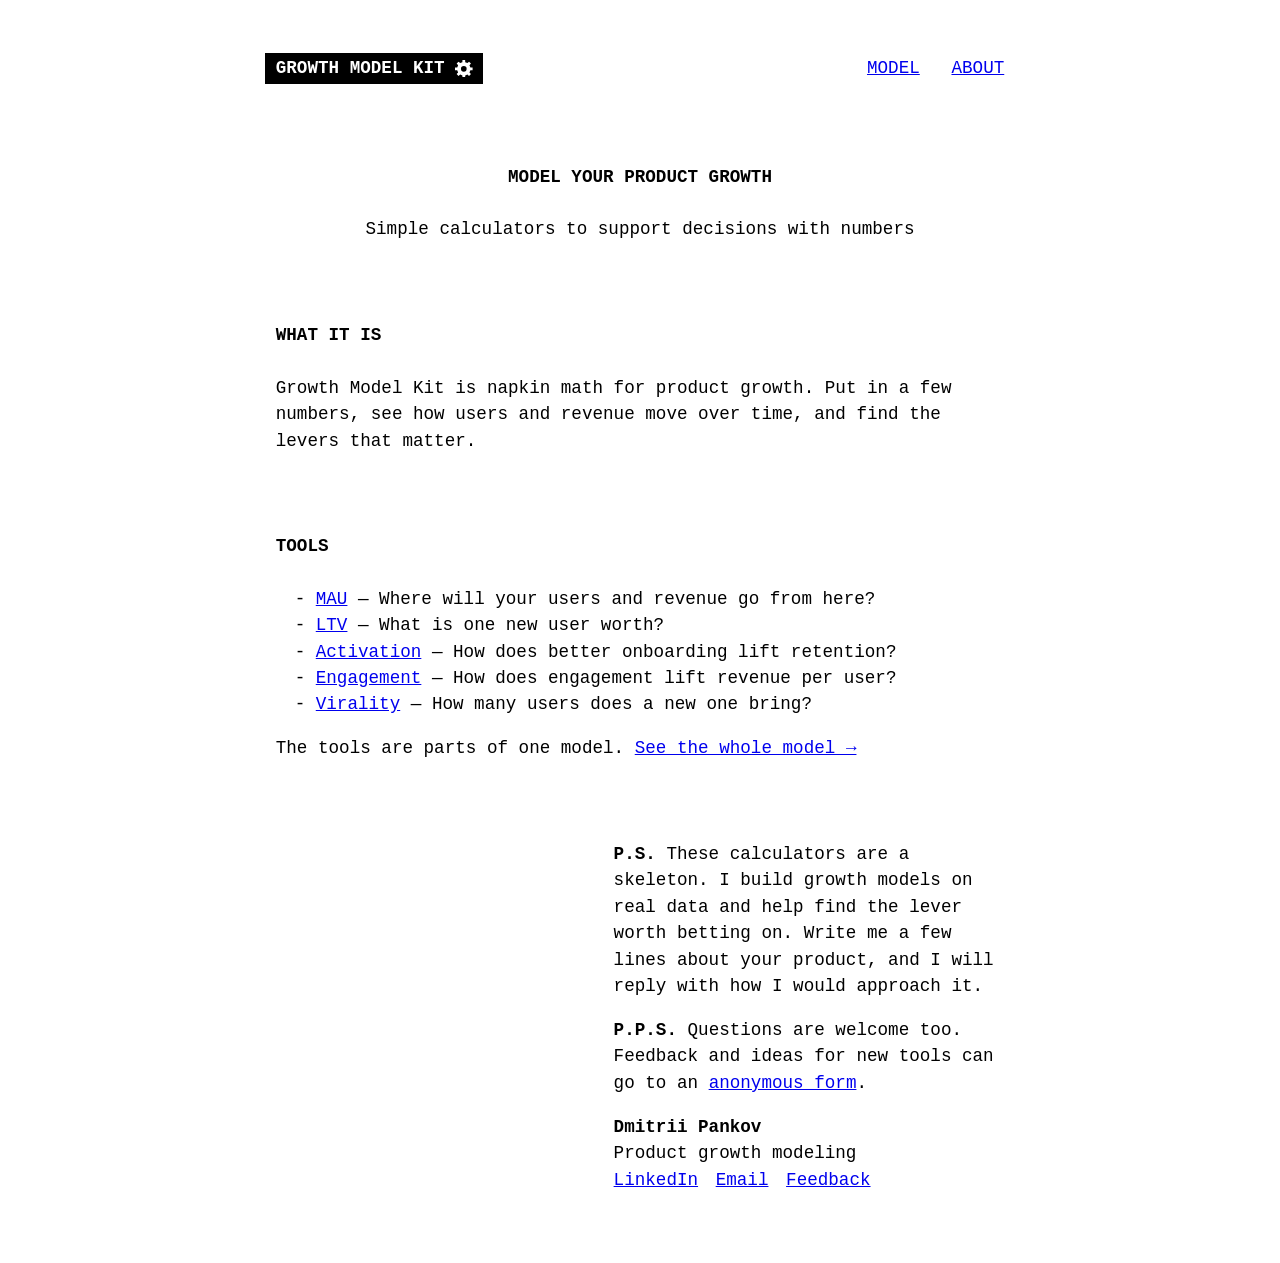
<file: index.html>
<!DOCTYPE html>
<html lang="en">
<head>
    <meta charset="UTF-8">
    <meta name="viewport" content="width=device-width, initial-scale=1.0">
    <title>Growth Model Kit: product growth calculators</title>
    <meta name="description" content="Simple calculators to support decisions with numbers">
    <link rel="canonical" href="https://growthmodelkit.com/">
    <meta property="og:type" content="website">
    <meta property="og:site_name" content="Growth Model Kit">
    <meta property="og:title" content="Growth Model Kit: product growth calculators">
    <meta property="og:description" content="Simple calculators to support decisions with numbers">
    <meta property="og:url" content="https://growthmodelkit.com/">
    <meta property="og:image" content="https://growthmodelkit.com/assets/img/og.png">
    <meta property="og:image:width" content="1200">
    <meta property="og:image:height" content="630">
    <meta property="og:image:alt" content="A person pushes a lever; gears and pulleys lift the retention curve. Find the lever that matters.">
    <meta name="twitter:card" content="summary_large_image">
    <link rel="icon" href="/assets/img/favicon.svg" type="image/svg+xml">
    <link rel="apple-touch-icon" href="/assets/img/apple-touch-icon.png">
    <link rel="stylesheet" href="/assets/css/book.css">
    <link rel="stylesheet" href="/assets/css/style.css">
    <script data-goatcounter="https://growthmodelkit.goatcounter.com/count" async src="https://gc.zgo.at/count.js"></script>
    <script type="application/ld+json">
    {"@context": "https://schema.org", "@graph": [
        {"@type": "WebSite", "@id": "https://growthmodelkit.com/#website", "url": "https://growthmodelkit.com/", "name": "Growth Model Kit", "description": "Simple calculators to find the levers of your product growth", "author": {"@id": "https://growthmodelkit.com/about/#person"}},
        {"@type": "Person", "@id": "https://growthmodelkit.com/about/#person", "name": "Dmitrii Pankov", "jobTitle": "Product growth modeling", "url": "https://growthmodelkit.com/about/", "image": "https://growthmodelkit.com/assets/img/dmitrii-pankov.jpg", "sameAs": ["https://www.linkedin.com/in/dmitriipankov"]}
    ]}
    </script>
</head>
<body>
    <header>
        <a href="/">Growth Model Kit <svg aria-hidden="true" viewBox="3.6 3.6 24.8 24.8" width="1em" height="1em" style="vertical-align: -0.23em"><path fill="currentColor" fill-rule="evenodd" d="M25.3 14.0L28.4 14.1L28.4 17.9L25.3 18.0L24.0 21.1L26.1 23.4L23.4 26.1L21.1 24.0L18.0 25.3L17.9 28.4L14.1 28.4L14.0 25.3L10.9 24.0L8.6 26.1L5.9 23.4L8.0 21.1L6.7 18.0L3.6 17.9L3.6 14.1L6.7 14.0L8.0 10.9L5.9 8.6L8.6 5.9L10.9 8.0L14.0 6.7L14.1 3.6L17.9 3.6L18.0 6.7L21.1 8.0L23.4 5.9L26.1 8.6L24.0 10.9Z M20 16A4 4 0 1 0 12 16A4 4 0 1 0 20 16Z"/></svg></a>
        <nav aria-label="Site">
            <ul>
                <li><a href="/model/">Model</a></li>
                <li><a href="/about/">About</a></li>
            </ul>
        </nav>
    </header>
    <main>
        <h1>Model your product growth</h1>
        <p>Simple calculators to support decisions with numbers</p>
        <h2 id="what-it-is">What it is</h2>
<p>Growth Model Kit is napkin math for product growth. Put in a few numbers, see how users and revenue move over time, and find the levers that matter.</p>
<h2 id="tools">Tools</h2>
<ul>
  <li><a href="/model/mau/">MAU</a> — Where will your users and revenue go from here?</li>
  <li><a href="/model/ltv/">LTV</a> — What is one new user worth?</li>
  <li><a href="/model/activation/">Activation</a> — How does better onboarding lift retention?</li>
  <li><a href="/model/engagement/">Engagement</a> — How does engagement lift revenue per user?</li>
  <li><a href="/model/virality/">Virality</a> — How many users does a new one bring?</li>
</ul>
<p>The tools are parts of one model. <a href="/model/">See the whole model →</a></p>

    </main>
    <footer>
        <p><strong>P.S.</strong> These calculators are a skeleton. I build growth models on real data and help find the lever worth betting on. Write me a few lines about your product, and I will reply with how I would approach it.</p>
        <p><strong>P.P.S.</strong> Questions are welcome too. Feedback and ideas for new tools can go to an <a href="https://forms.gle/PQt7J9Cd67cTTXZp9" target="_blank" rel="noopener noreferrer">anonymous form</a>.</p>
        <p><strong>Dmitrii Pankov</strong><br>Product growth modeling<br><a href="https://www.linkedin.com/in/dmitriipankov" target="_blank" rel="noopener noreferrer">LinkedIn</a>&emsp;<a href="mailto:dmitrii.pankov.am@gmail.com">Email</a>&emsp;<a href="https://forms.gle/PQt7J9Cd67cTTXZp9" target="_blank" rel="noopener noreferrer">Feedback</a></p>
    </footer>
</body>
</html>
</file>
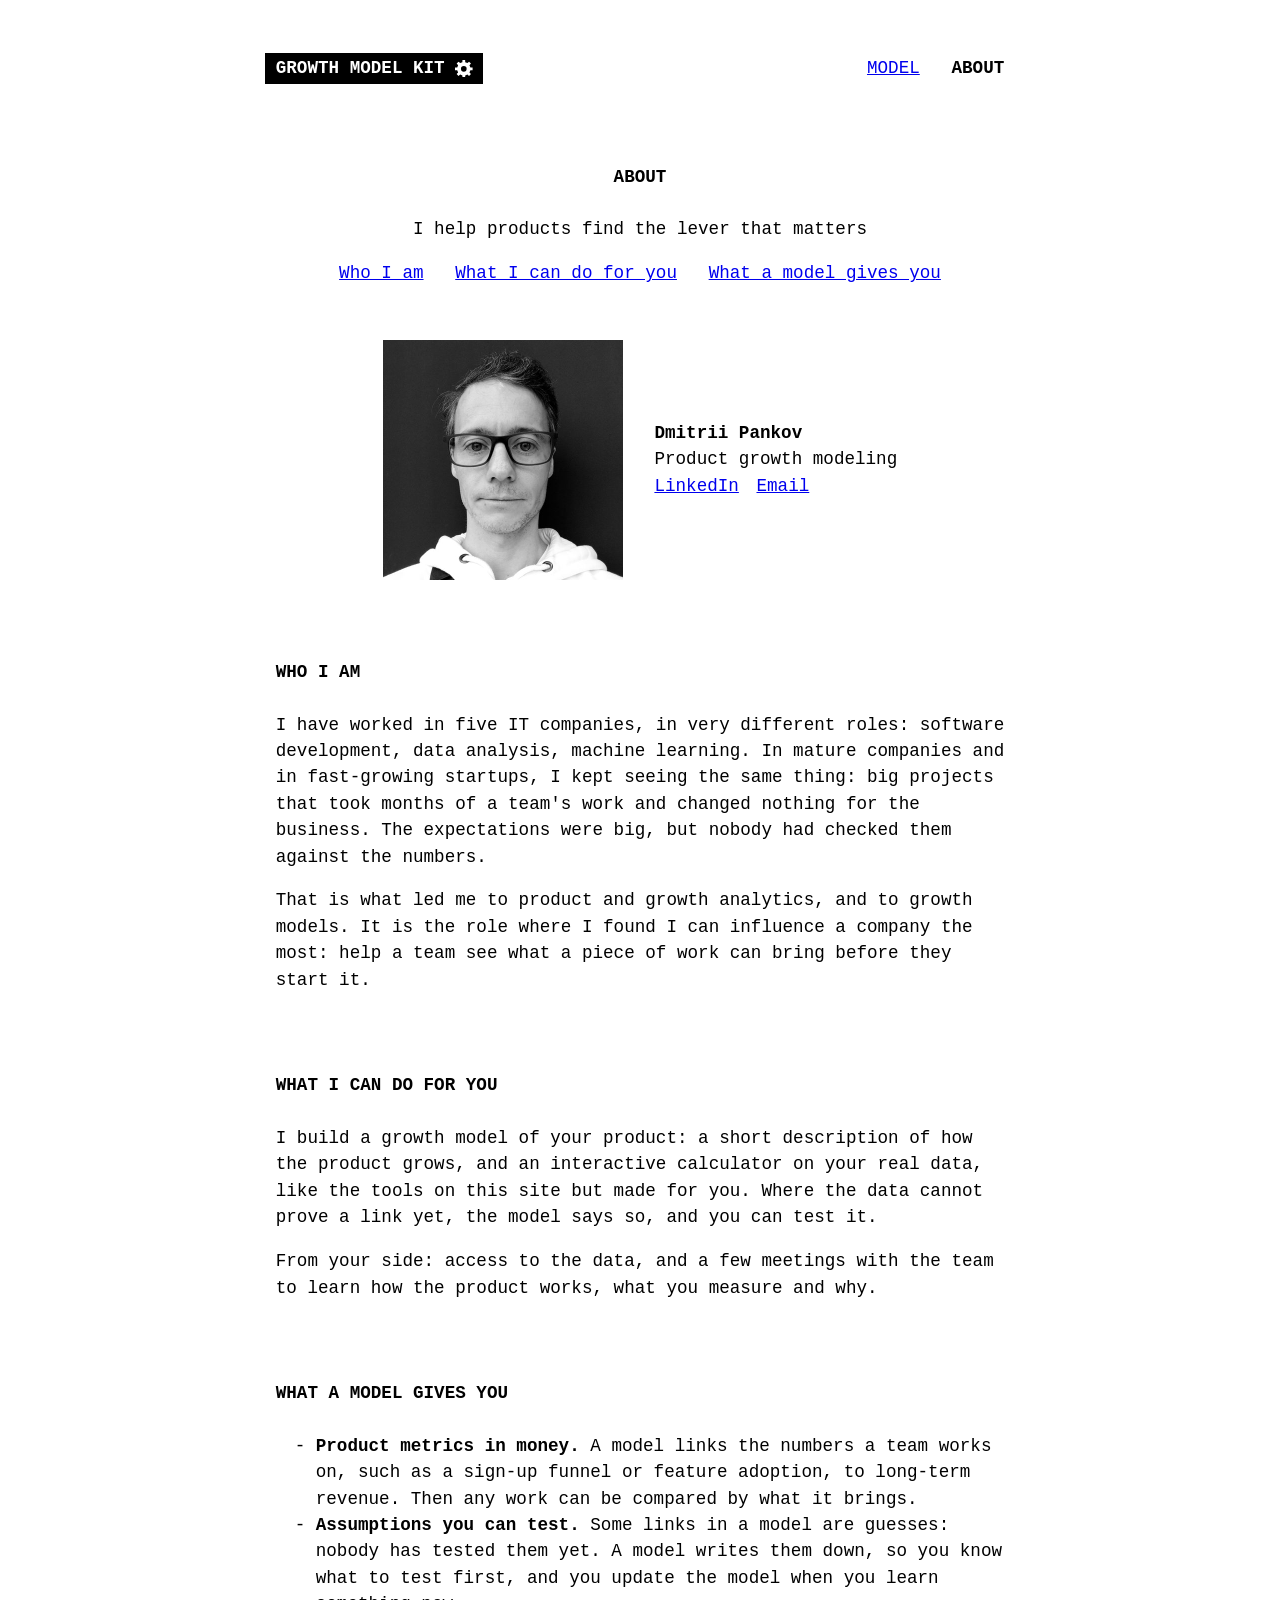
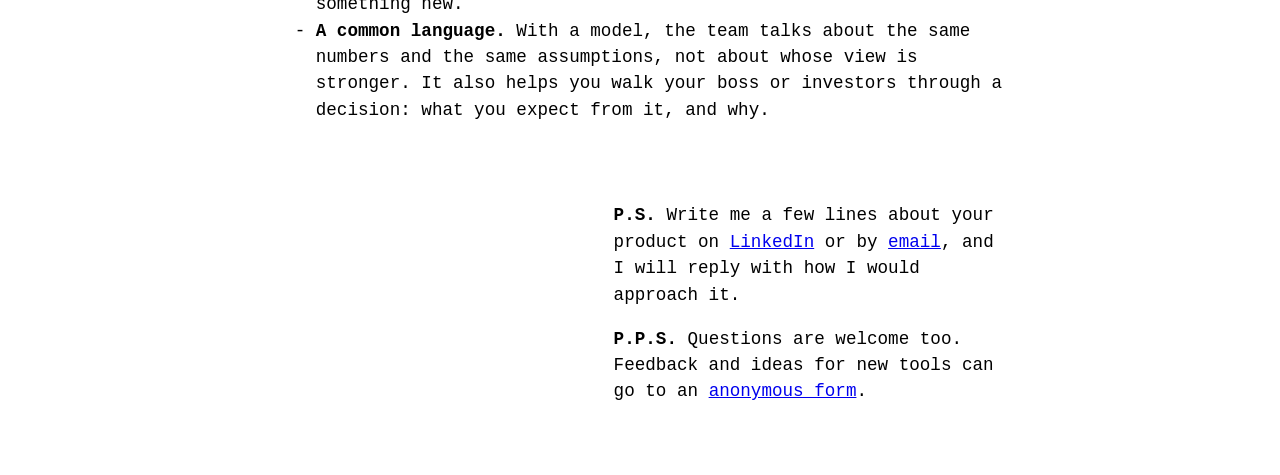
<file: about/index.html>
<!DOCTYPE html>
<html lang="en">
<head>
    <meta charset="UTF-8">
    <meta name="viewport" content="width=device-width, initial-scale=1.0">
    <title>Dmitrii Pankov, product growth modeling · Growth Model Kit</title>
    <meta name="description" content="I help products find the lever that matters">
    <link rel="canonical" href="https://growthmodelkit.com/about/">
    <meta property="og:type" content="website">
    <meta property="og:site_name" content="Growth Model Kit">
    <meta property="og:title" content="Dmitrii Pankov, product growth modeling">
    <meta property="og:description" content="I help products find the lever that matters">
    <meta property="og:url" content="https://growthmodelkit.com/about/">
    <meta property="og:image" content="https://growthmodelkit.com/assets/img/og.png">
    <meta property="og:image:width" content="1200">
    <meta property="og:image:height" content="630">
    <meta property="og:image:alt" content="A person pushes a lever; gears and pulleys lift the retention curve. Find the lever that matters.">
    <meta name="twitter:card" content="summary_large_image">
    <link rel="icon" href="/assets/img/favicon.svg" type="image/svg+xml">
    <link rel="apple-touch-icon" href="/assets/img/apple-touch-icon.png">
    <link rel="stylesheet" href="/assets/css/book.css">
    <link rel="stylesheet" href="/assets/css/style.css">
    <script data-goatcounter="https://growthmodelkit.goatcounter.com/count" async src="https://gc.zgo.at/count.js"></script>
    <script type="application/ld+json">
    {"@context": "https://schema.org", "@graph": [
        {"@type": "WebSite", "@id": "https://growthmodelkit.com/#website", "url": "https://growthmodelkit.com/", "name": "Growth Model Kit", "description": "Simple calculators to find the levers of your product growth", "author": {"@id": "https://growthmodelkit.com/about/#person"}},
        {"@type": "Person", "@id": "https://growthmodelkit.com/about/#person", "name": "Dmitrii Pankov", "jobTitle": "Product growth modeling", "url": "https://growthmodelkit.com/about/", "image": "https://growthmodelkit.com/assets/img/dmitrii-pankov.jpg", "sameAs": ["https://www.linkedin.com/in/dmitriipankov"]}
    ]}
    </script>
</head>
<body>
    <header>
        <a href="/">Growth Model Kit <svg aria-hidden="true" viewBox="3.6 3.6 24.8 24.8" width="1em" height="1em" style="vertical-align: -0.23em"><path fill="currentColor" fill-rule="evenodd" d="M25.3 14.0L28.4 14.1L28.4 17.9L25.3 18.0L24.0 21.1L26.1 23.4L23.4 26.1L21.1 24.0L18.0 25.3L17.9 28.4L14.1 28.4L14.0 25.3L10.9 24.0L8.6 26.1L5.9 23.4L8.0 21.1L6.7 18.0L3.6 17.9L3.6 14.1L6.7 14.0L8.0 10.9L5.9 8.6L8.6 5.9L10.9 8.0L14.0 6.7L14.1 3.6L17.9 3.6L18.0 6.7L21.1 8.0L23.4 5.9L26.1 8.6L24.0 10.9Z M20 16A4 4 0 1 0 12 16A4 4 0 1 0 20 16Z"/></svg></a>
        <nav aria-label="Site">
            <ul>
                <li><a href="/model/">Model</a></li>
                <li><a href="/about/" aria-current="page">About</a></li>
            </ul>
        </nav>
    </header>
    <main>
        <h1>About</h1>
        <p>I help products find the lever that matters</p>
        <nav aria-label="On this page">
            <ul>
                <li><a href="#who-i-am">Who I am</a></li>
                <li><a href="#what-i-can-do-for-you">What I can do for you</a></li>
                <li><a href="#what-a-model-gives-you">What a model gives you</a></li>
            </ul>
        </nav>
        <figure>
            <img src="/assets/img/dmitrii-pankov.jpg" alt="Dmitrii Pankov" width="240" height="240">
            <figcaption><strong>Dmitrii Pankov</strong><br>Product growth modeling<br><a href="https://www.linkedin.com/in/dmitriipankov" target="_blank" rel="noopener noreferrer">LinkedIn</a>&emsp;<a href="mailto:dmitrii.pankov.am@gmail.com">Email</a></figcaption>
        </figure>
        <h2 id="who-i-am">Who I am</h2>
<p>I have worked in five IT companies, in very different roles: software development, data analysis, machine learning. In mature companies and in fast-growing startups, I kept seeing the same thing: big projects that took months of a team's work and changed nothing for the business. The expectations were big, but nobody had checked them against the numbers.</p>
<p>That is what led me to product and growth analytics, and to growth models. It is the role where I found I can influence a company the most: help a team see what a piece of work can bring before they start it.</p>
<h2 id="what-i-can-do-for-you">What I can do for you</h2>
<p>I build a growth model of your product: a short description of how the product grows, and an interactive calculator on your real data, like the tools on this site but made for you. Where the data cannot prove a link yet, the model says so, and you can test it.</p>
<p>From your side: access to the data, and a few meetings with the team to learn how the product works, what you measure and why.</p>
<h2 id="what-a-model-gives-you">What a model gives you</h2>
<ul>
<li><strong>Product metrics in money.</strong> A model links the numbers a team works on, such as a sign-up funnel or feature adoption, to long-term revenue. Then any work can be compared by what it brings.</li>
<li><strong>Assumptions you can test.</strong> Some links in a model are guesses: nobody has tested them yet. A model writes them down, so you know what to test first, and you update the model when you learn something new.</li>
<li><strong>A common language.</strong> With a model, the team talks about the same numbers and the same assumptions, not about whose view is stronger. It also helps you walk your boss or investors through a decision: what you expect from it, and why.</li>
</ul>
<footer>
<p><strong>P.S.</strong> Write me a few lines about your product on <a href="https://www.linkedin.com/in/dmitriipankov" target="_blank" rel="noopener noreferrer">LinkedIn</a> or by <a href="mailto:dmitrii.pankov.am@gmail.com">email</a>, and I will reply with how I would approach it.</p>
<p><strong>P.P.S.</strong> Questions are welcome too. Feedback and ideas for new tools can go to an <a href="https://forms.gle/PQt7J9Cd67cTTXZp9" target="_blank" rel="noopener noreferrer">anonymous form</a>.</p>
</footer>

    </main>
</body>
</html>
</file>
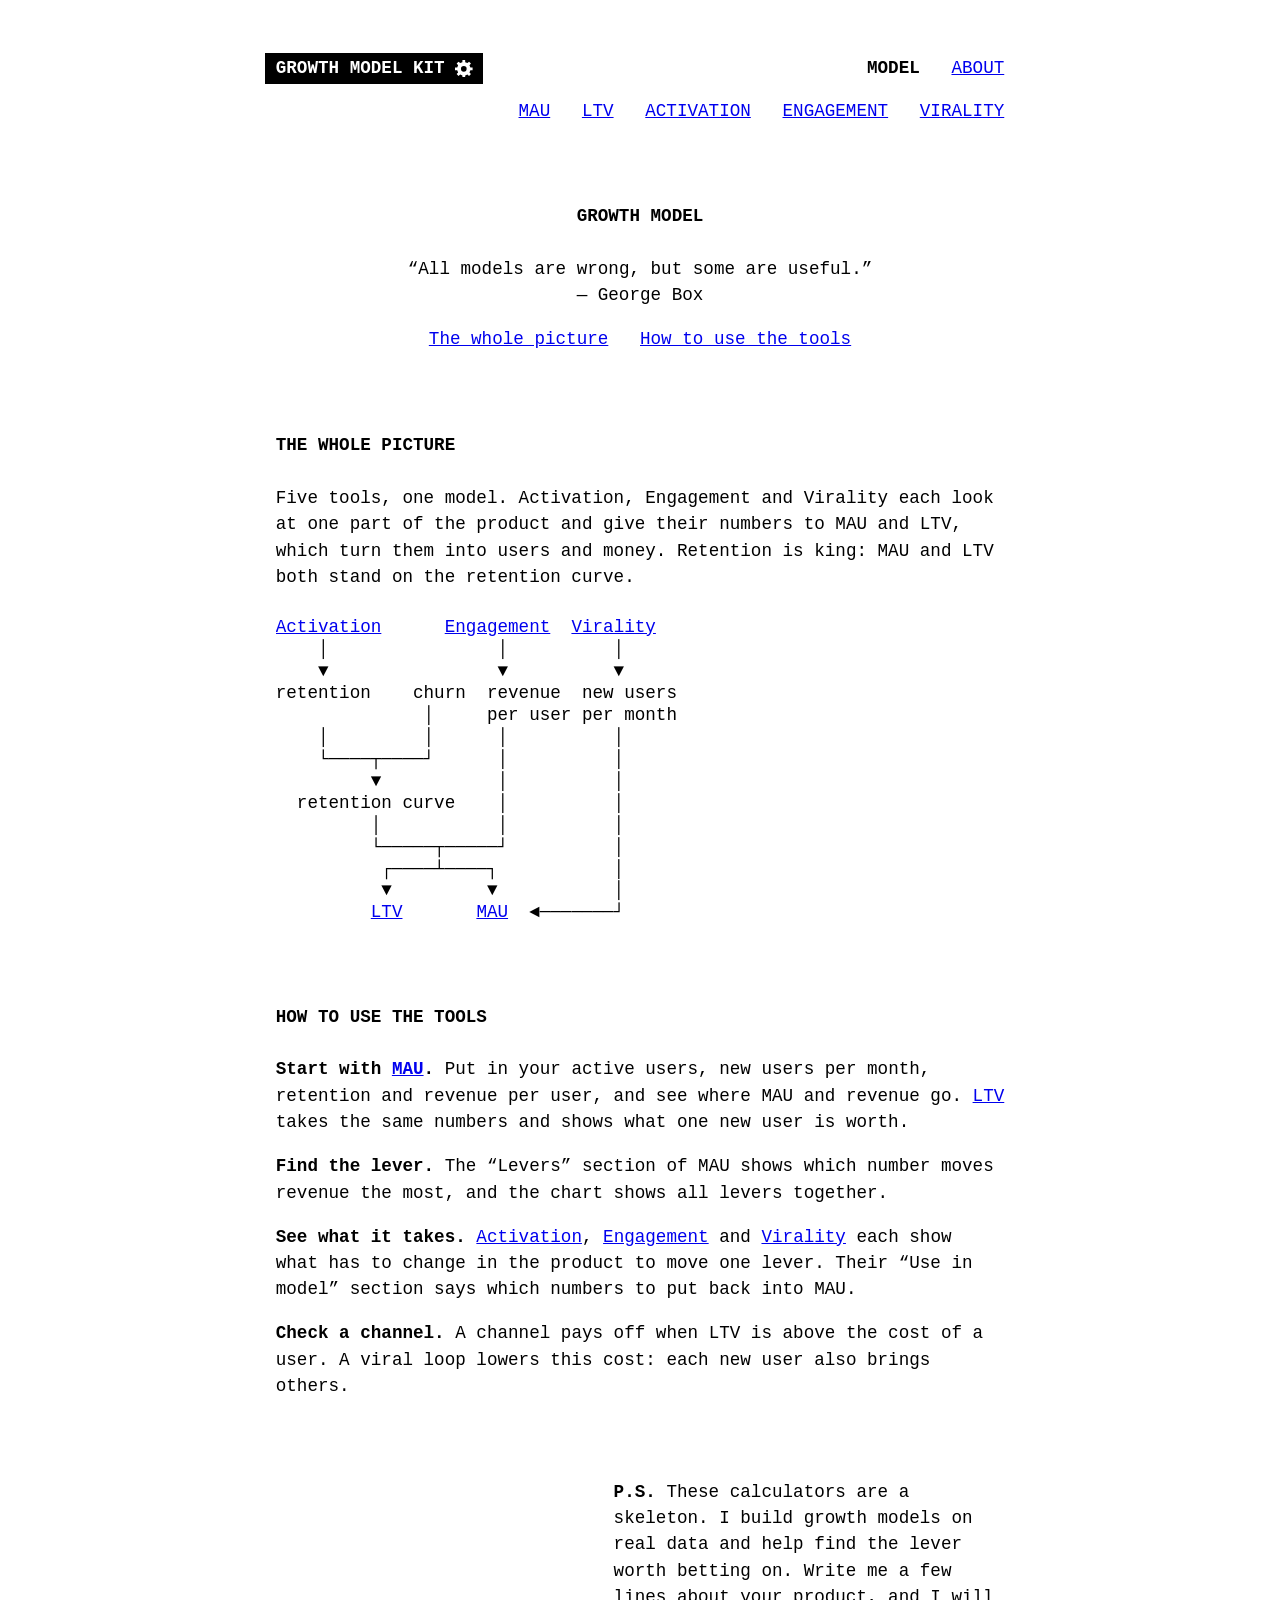
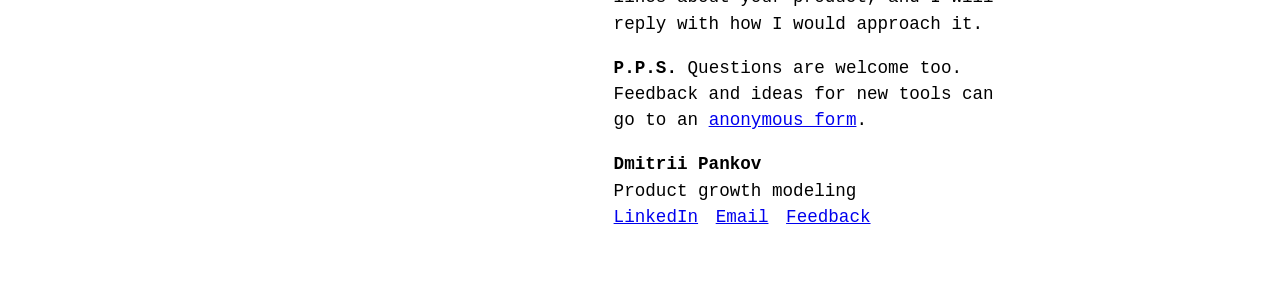
<file: model/index.html>
<!DOCTYPE html>
<html lang="en">
<head>
    <meta charset="UTF-8">
    <meta name="viewport" content="width=device-width, initial-scale=1.0">
    <title>Product growth model: how retention, MAU and LTV connect · Growth Model Kit</title>
    <meta name="description" content="How retention, activation, engagement and virality add up to MAU and LTV — one simple model to find the levers of your product growth.">
    <link rel="canonical" href="https://growthmodelkit.com/model/">
    <meta property="og:type" content="website">
    <meta property="og:site_name" content="Growth Model Kit">
    <meta property="og:title" content="Product growth model: how retention, MAU and LTV connect">
    <meta property="og:description" content="How retention, activation, engagement and virality add up to MAU and LTV — one simple model to find the levers of your product growth.">
    <meta property="og:url" content="https://growthmodelkit.com/model/">
    <meta property="og:image" content="https://growthmodelkit.com/assets/img/og.png">
    <meta property="og:image:width" content="1200">
    <meta property="og:image:height" content="630">
    <meta property="og:image:alt" content="A person pushes a lever; gears and pulleys lift the retention curve. Find the lever that matters.">
    <meta name="twitter:card" content="summary_large_image">
    <link rel="icon" href="/assets/img/favicon.svg" type="image/svg+xml">
    <link rel="apple-touch-icon" href="/assets/img/apple-touch-icon.png">
    <link rel="stylesheet" href="/assets/css/book.css">
    <link rel="stylesheet" href="/assets/css/style.css">
    <script data-goatcounter="https://growthmodelkit.goatcounter.com/count" async src="https://gc.zgo.at/count.js"></script>
    <script type="application/ld+json">
    {"@context": "https://schema.org", "@graph": [
        {"@type": "WebSite", "@id": "https://growthmodelkit.com/#website", "url": "https://growthmodelkit.com/", "name": "Growth Model Kit", "description": "Simple calculators to find the levers of your product growth", "author": {"@id": "https://growthmodelkit.com/about/#person"}},
        {"@type": "Person", "@id": "https://growthmodelkit.com/about/#person", "name": "Dmitrii Pankov", "jobTitle": "Product growth modeling", "url": "https://growthmodelkit.com/about/", "image": "https://growthmodelkit.com/assets/img/dmitrii-pankov.jpg", "sameAs": ["https://www.linkedin.com/in/dmitriipankov"]}
    ]}
    </script>
</head>
<body>
    <header>
        <a href="/">Growth Model Kit <svg aria-hidden="true" viewBox="3.6 3.6 24.8 24.8" width="1em" height="1em" style="vertical-align: -0.23em"><path fill="currentColor" fill-rule="evenodd" d="M25.3 14.0L28.4 14.1L28.4 17.9L25.3 18.0L24.0 21.1L26.1 23.4L23.4 26.1L21.1 24.0L18.0 25.3L17.9 28.4L14.1 28.4L14.0 25.3L10.9 24.0L8.6 26.1L5.9 23.4L8.0 21.1L6.7 18.0L3.6 17.9L3.6 14.1L6.7 14.0L8.0 10.9L5.9 8.6L8.6 5.9L10.9 8.0L14.0 6.7L14.1 3.6L17.9 3.6L18.0 6.7L21.1 8.0L23.4 5.9L26.1 8.6L24.0 10.9Z M20 16A4 4 0 1 0 12 16A4 4 0 1 0 20 16Z"/></svg></a>
        <nav aria-label="Site">
            <ul>
                <li><a href="/model/" aria-current="page">Model</a></li>
                <li><a href="/about/">About</a></li>
            </ul>
        </nav>
        <nav aria-label="Tools">
            <ul>
                <li><a href="/model/mau/">MAU</a></li>
                <li><a href="/model/ltv/">LTV</a></li>
                <li><a href="/model/activation/">Activation</a></li>
                <li><a href="/model/engagement/">Engagement</a></li>
                <li><a href="/model/virality/">Virality</a></li>
            </ul>
        </nav>
    </header>
    <main>
        <h1>Growth model</h1>
        <p>“All models are wrong, but some are useful.”<br>— George Box</p>
        <nav aria-label="On this page">
            <ul>
                <li><a href="#the-whole-picture">The whole picture</a></li>
                <li><a href="#how-to-use-the-tools">How to use the tools</a></li>
            </ul>
        </nav>
        <h2 id="the-whole-picture">The whole picture</h2>
<p>Five tools, one model. Activation, Engagement and Virality each look at one part of the product and give their numbers to MAU and LTV, which turn them into users and money. Retention is king: MAU and LTV both stand on the retention curve.</p>
<pre role="img" aria-label="Activation gives retention. Engagement gives revenue per user. Virality gives new users per month. Retention and churn make the retention curve. The retention curve and revenue per user give LTV and MAU; new users per month go to MAU too."><a href="/model/activation/">Activation</a>      <a href="/model/engagement/">Engagement</a>  <a href="/model/virality/">Virality</a>
    │                │          │
    ▼                ▼          ▼
retention    churn  revenue  new users
              │     per user per month
    │         │      │          │
    └────┬────┘      │          │
         ▼           │          │
  retention curve    │          │
         │           │          │
         └─────┬─────┘          │
          ┌────┴────┐           │
          ▼         ▼           │
         <a href="/model/ltv/">LTV</a>       <a href="/model/mau/">MAU</a>  ◄───────┘</pre>
<h2 id="how-to-use-the-tools">How to use the tools</h2>
<p><strong>Start with <a href="/model/mau/">MAU</a>.</strong> Put in your active users, new users per month, retention and revenue per user, and see where MAU and revenue go. <a href="/model/ltv/">LTV</a> takes the same numbers and shows what one new user is worth.</p>
<p><strong>Find the lever.</strong> The “Levers” section of MAU shows which number moves revenue the most, and the chart shows all levers together.</p>
<p><strong>See what it takes.</strong> <a href="/model/activation/">Activation</a>, <a href="/model/engagement/">Engagement</a> and <a href="/model/virality/">Virality</a> each show what has to change in the product to move one lever. Their “Use in model” section says which numbers to put back into MAU.</p>
<p><strong>Check a channel.</strong> A channel pays off when LTV is above the cost of a user. A viral loop lowers this cost: each new user also brings others.</p>

    </main>
    <footer>
        <p><strong>P.S.</strong> These calculators are a skeleton. I build growth models on real data and help find the lever worth betting on. Write me a few lines about your product, and I will reply with how I would approach it.</p>
        <p><strong>P.P.S.</strong> Questions are welcome too. Feedback and ideas for new tools can go to an <a href="https://forms.gle/PQt7J9Cd67cTTXZp9" target="_blank" rel="noopener noreferrer">anonymous form</a>.</p>
        <p><strong>Dmitrii Pankov</strong><br>Product growth modeling<br><a href="https://www.linkedin.com/in/dmitriipankov" target="_blank" rel="noopener noreferrer">LinkedIn</a>&emsp;<a href="mailto:dmitrii.pankov.am@gmail.com">Email</a>&emsp;<a href="https://forms.gle/PQt7J9Cd67cTTXZp9" target="_blank" rel="noopener noreferrer">Feedback</a></p>
    </footer>
</body>
</html>
</file>
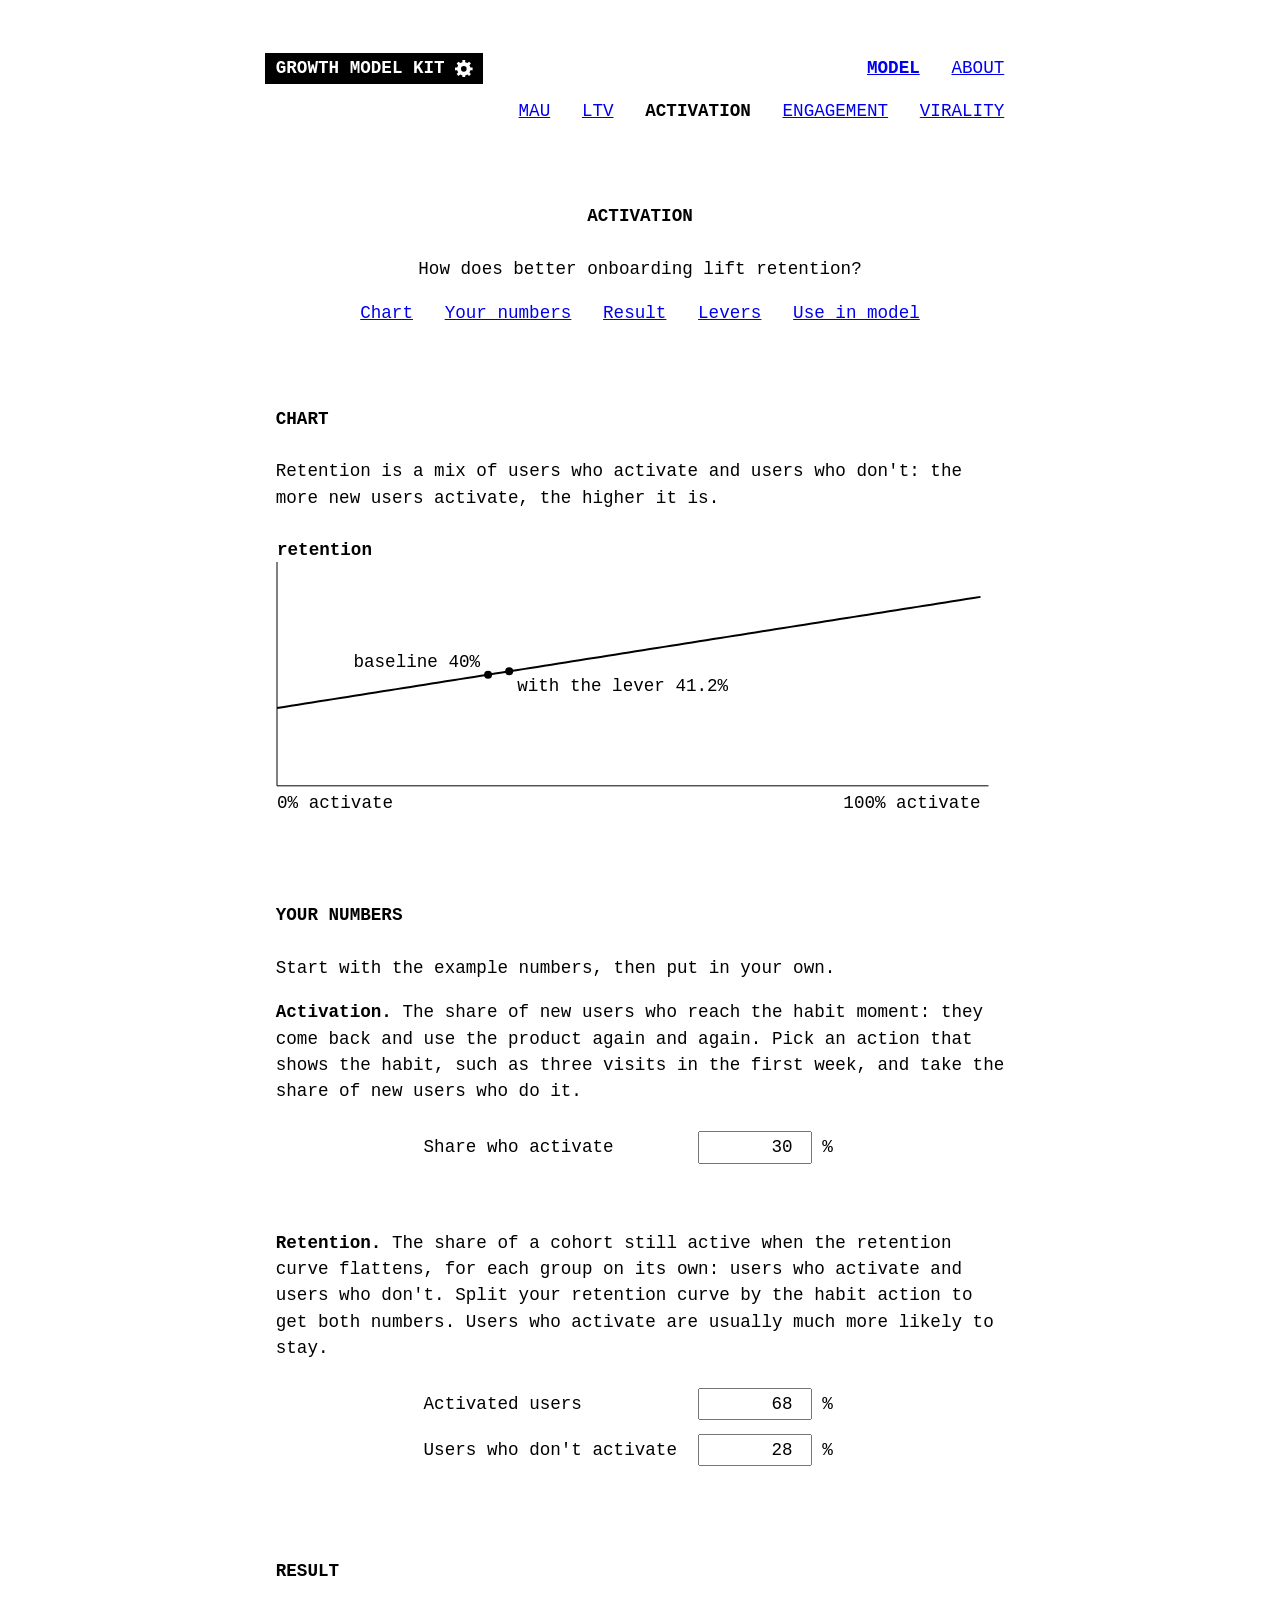
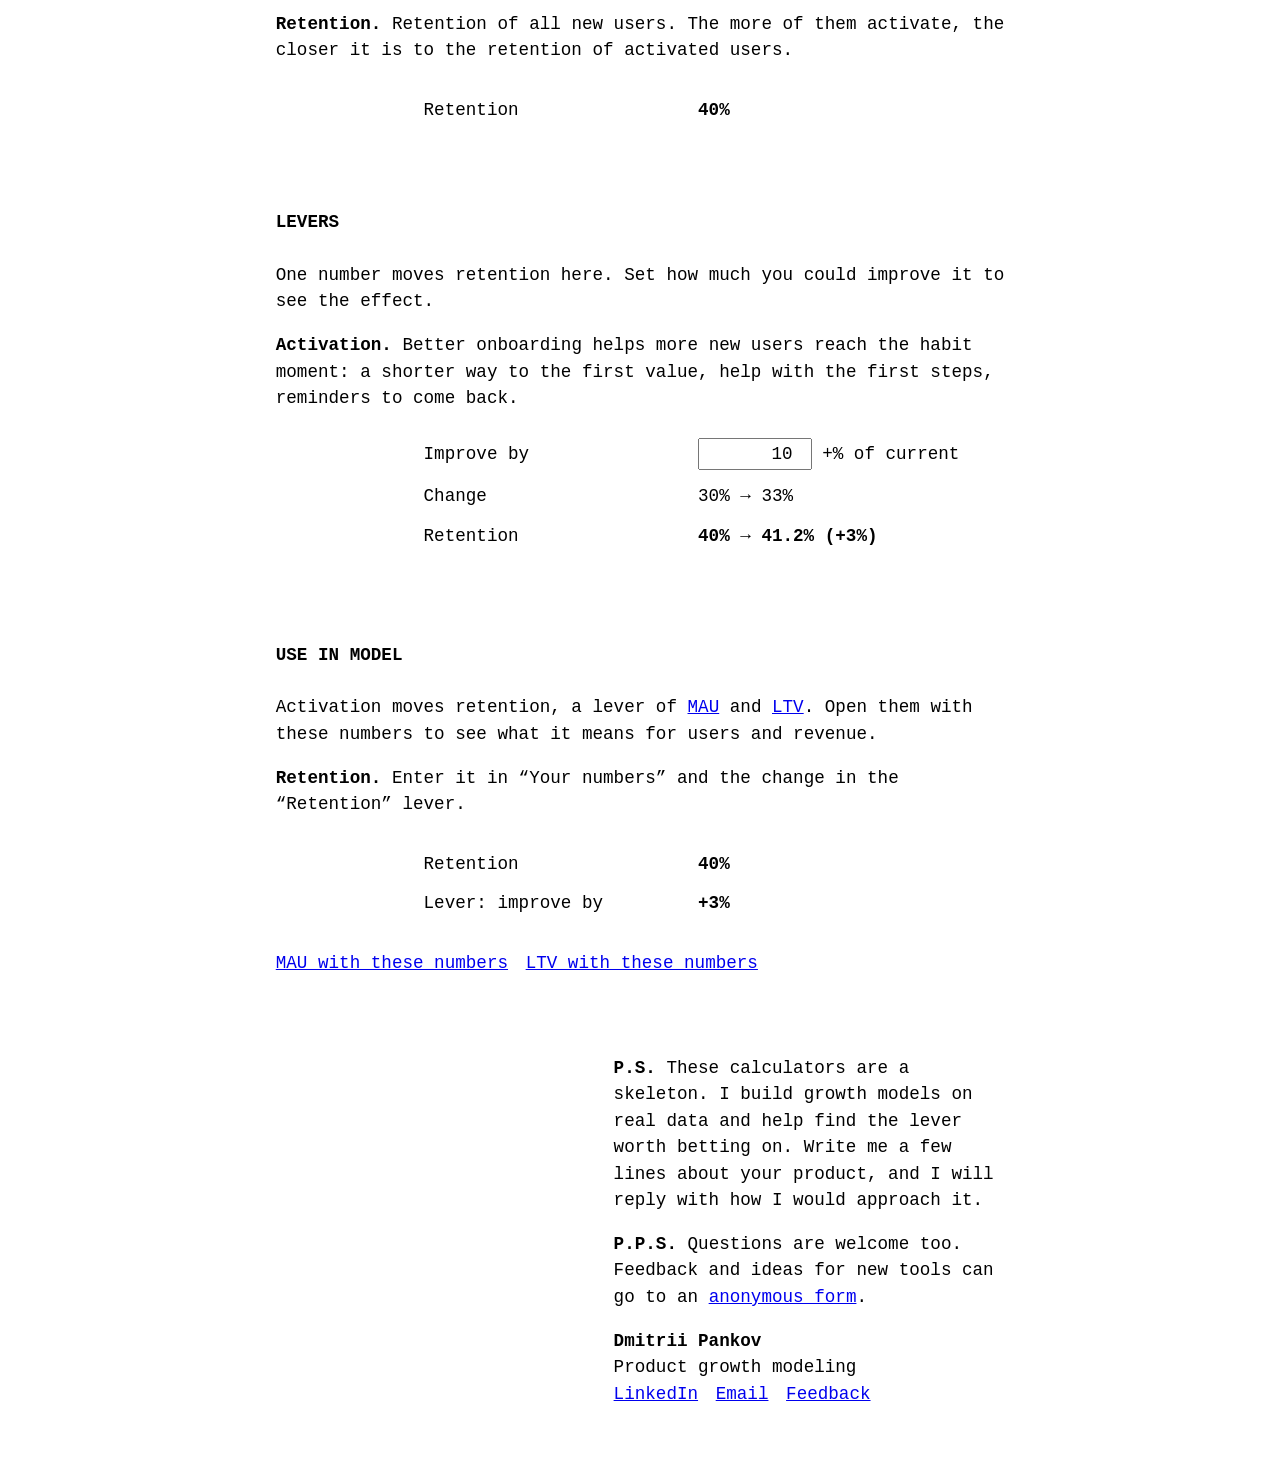
<file: model/activation/index.html>
<!DOCTYPE html>
<html lang="en">
<head>
    <meta charset="UTF-8">
    <meta name="viewport" content="width=device-width, initial-scale=1.0">
    <title>Activation calculator: how onboarding lifts retention · Growth Model Kit</title>
    <meta name="description" content="How does better onboarding lift retention?">
    <link rel="canonical" href="https://growthmodelkit.com/model/activation/">
    <meta property="og:type" content="website">
    <meta property="og:site_name" content="Growth Model Kit">
    <meta property="og:title" content="Activation calculator: how onboarding lifts retention">
    <meta property="og:description" content="How does better onboarding lift retention?">
    <meta property="og:url" content="https://growthmodelkit.com/model/activation/">
    <meta property="og:image" content="https://growthmodelkit.com/assets/img/og.png">
    <meta property="og:image:width" content="1200">
    <meta property="og:image:height" content="630">
    <meta property="og:image:alt" content="A person pushes a lever; gears and pulleys lift the retention curve. Find the lever that matters.">
    <meta name="twitter:card" content="summary_large_image">
    <link rel="icon" href="/assets/img/favicon.svg" type="image/svg+xml">
    <link rel="apple-touch-icon" href="/assets/img/apple-touch-icon.png">
    <link rel="stylesheet" href="/assets/css/book.css">
    <link rel="stylesheet" href="/assets/css/style.css">
    <script data-goatcounter="https://growthmodelkit.goatcounter.com/count" async src="https://gc.zgo.at/count.js"></script>
    <script type="application/ld+json">
    {"@context": "https://schema.org", "@graph": [
        {"@type": "WebSite", "@id": "https://growthmodelkit.com/#website", "url": "https://growthmodelkit.com/", "name": "Growth Model Kit", "description": "Simple calculators to find the levers of your product growth", "author": {"@id": "https://growthmodelkit.com/about/#person"}},
        {"@type": "Person", "@id": "https://growthmodelkit.com/about/#person", "name": "Dmitrii Pankov", "jobTitle": "Product growth modeling", "url": "https://growthmodelkit.com/about/", "image": "https://growthmodelkit.com/assets/img/dmitrii-pankov.jpg", "sameAs": ["https://www.linkedin.com/in/dmitriipankov"]},
        {"@type": "WebApplication", "name": "Activation calculator: how onboarding lifts retention", "description": "How does better onboarding lift retention?", "url": "https://growthmodelkit.com/model/activation/", "applicationCategory": "BusinessApplication", "operatingSystem": "Any", "browserRequirements": "Requires JavaScript", "isAccessibleForFree": true, "offers": {"@type": "Offer", "price": "0", "priceCurrency": "USD"}, "author": {"@id": "https://growthmodelkit.com/about/#person"}, "isPartOf": {"@id": "https://growthmodelkit.com/#website"}}
    ]}
    </script>
</head>
<body>
    <header>
        <a href="/">Growth Model Kit <svg aria-hidden="true" viewBox="3.6 3.6 24.8 24.8" width="1em" height="1em" style="vertical-align: -0.23em"><path fill="currentColor" fill-rule="evenodd" d="M25.3 14.0L28.4 14.1L28.4 17.9L25.3 18.0L24.0 21.1L26.1 23.4L23.4 26.1L21.1 24.0L18.0 25.3L17.9 28.4L14.1 28.4L14.0 25.3L10.9 24.0L8.6 26.1L5.9 23.4L8.0 21.1L6.7 18.0L3.6 17.9L3.6 14.1L6.7 14.0L8.0 10.9L5.9 8.6L8.6 5.9L10.9 8.0L14.0 6.7L14.1 3.6L17.9 3.6L18.0 6.7L21.1 8.0L23.4 5.9L26.1 8.6L24.0 10.9Z M20 16A4 4 0 1 0 12 16A4 4 0 1 0 20 16Z"/></svg></a>
        <nav aria-label="Site">
            <ul>
                <li><a href="/model/" aria-current="true">Model</a></li>
                <li><a href="/about/">About</a></li>
            </ul>
        </nav>
        <nav aria-label="Tools">
            <ul>
                <li><a href="/model/mau/">MAU</a></li>
                <li><a href="/model/ltv/">LTV</a></li>
                <li><a href="/model/activation/" aria-current="page">Activation</a></li>
                <li><a href="/model/engagement/">Engagement</a></li>
                <li><a href="/model/virality/">Virality</a></li>
            </ul>
        </nav>
    </header>
    <main>
        <h1>Activation</h1>
        <p>How does better onboarding lift retention?</p>
        <nav aria-label="On this page">
            <ul>
                <li><a href="#chart">Chart</a></li>
                <li><a href="#your-numbers">Your numbers</a></li>
                <li><a href="#result">Result</a></li>
                <li><a href="#levers">Levers</a></li>
                <li><a href="#use-in-model">Use in model</a></li>
            </ul>
        </nav>
        <h2 id="chart">Chart</h2>
<figure class="chart" id="activation-chart" data-label="Retention as a mix of users who activate and users who don't, by the share who activate">
    <figcaption>Retention is a mix of users who activate and users who don't: the more new users activate, the higher it is.</figcaption>
    <div class="chart-plot"></div>
</figure>

<h2 id="your-numbers">Your numbers</h2>
<p>Start with the example numbers, then put in your own.</p>
<form id="activation-form">
    <p><strong>Activation.</strong> The share of new users who reach the habit moment: they come back and use the product again and again. Pick an action that shows the habit, such as three visits in the first week, and take the share of new users who do it.</p>
    <fieldset>
        <legend>Activation</legend>
        <p><label for="a">Share who activate</label> <input id="a" name="a" type="number" value="30" min="0" max="100" step="any" required> <small>%</small></p>
    </fieldset>

    <p><strong>Retention.</strong> The share of a cohort still active when the retention curve flattens, for each group on its own: users who activate and users who don't. Split your retention curve by the habit action to get both numbers. Users who activate are usually much more likely to stay.</p>
    <fieldset>
        <legend>Retention</legend>
        <p><label for="ra">Activated users</label> <input id="ra" name="ra" type="number" value="68" min="0" max="100" step="any" required> <small>%</small></p>
        <p><label for="rn">Users who don't activate</label> <input id="rn" name="rn" type="number" value="28" min="0" max="100" step="any" required> <small>%</small></p>
    </fieldset>

    <p hidden>Some values are out of range. Fix the marked fields to update the result.</p>
</form>

<h2 id="result">Result</h2>
<p><strong>Retention.</strong> Retention of all new users. The more of them activate, the closer it is to the retention of activated users.</p>
<table>
    <tr><th>Retention</th><td data-out="plateau">40%</td></tr>
</table>

<h2 id="levers">Levers</h2>
<p>One number moves retention here. Set how much you could improve it to see the effect.</p>
<form id="levers-form">
    <p><strong>Activation.</strong> Better onboarding helps more new users reach the habit moment: a shorter way to the first value, help with the first steps, reminders to come back.</p>
    <fieldset>
        <legend>Activation</legend>
        <p><label for="lift">Improve&nbsp;by</label> <input id="lift" name="lift" type="number" value="10" min="0" max="1000" step="any" required> <small>+%&nbsp;of&nbsp;current</small></p>
        <p><span>Change</span> <output data-out="lever-share">30% → 33%</output></p>
        <p><span>Retention</span> <strong data-out="effect-plateau">40% → 41.2% (+3%)</strong></p>
    </fieldset>

    <p hidden>Some values are out of range. Fix the marked fields to update the levers.</p>
</form>

<h2 id="use-in-model">Use in model</h2>
<p>Activation moves retention, a lever of <a href="/model/mau/">MAU</a> and <a href="/model/ltv/">LTV</a>. Open them with these numbers to see what it means for users and revenue.</p>
<p><strong>Retention.</strong> Enter it in “Your numbers” and the change in the “Retention” lever.</p>
<table>
    <tr><th>Retention</th><td data-out="use-pr">40%</td></tr>
    <tr><th>Lever: improve&nbsp;by</th><td data-out="use-lp">+3%</td></tr>
</table>
<p><a id="mau-link" href="/model/mau/">MAU with these numbers</a>&emsp;<a id="ltv-link" href="/model/ltv/">LTV with these numbers</a></p>

<script type="module" src="/assets/js/activation-page.js"></script>

    </main>
    <footer>
        <p><strong>P.S.</strong> These calculators are a skeleton. I build growth models on real data and help find the lever worth betting on. Write me a few lines about your product, and I will reply with how I would approach it.</p>
        <p><strong>P.P.S.</strong> Questions are welcome too. Feedback and ideas for new tools can go to an <a href="https://forms.gle/PQt7J9Cd67cTTXZp9" target="_blank" rel="noopener noreferrer">anonymous form</a>.</p>
        <p><strong>Dmitrii Pankov</strong><br>Product growth modeling<br><a href="https://www.linkedin.com/in/dmitriipankov" target="_blank" rel="noopener noreferrer">LinkedIn</a>&emsp;<a href="mailto:dmitrii.pankov.am@gmail.com">Email</a>&emsp;<a href="https://forms.gle/PQt7J9Cd67cTTXZp9" target="_blank" rel="noopener noreferrer">Feedback</a></p>
    </footer>
</body>
</html>
</file>
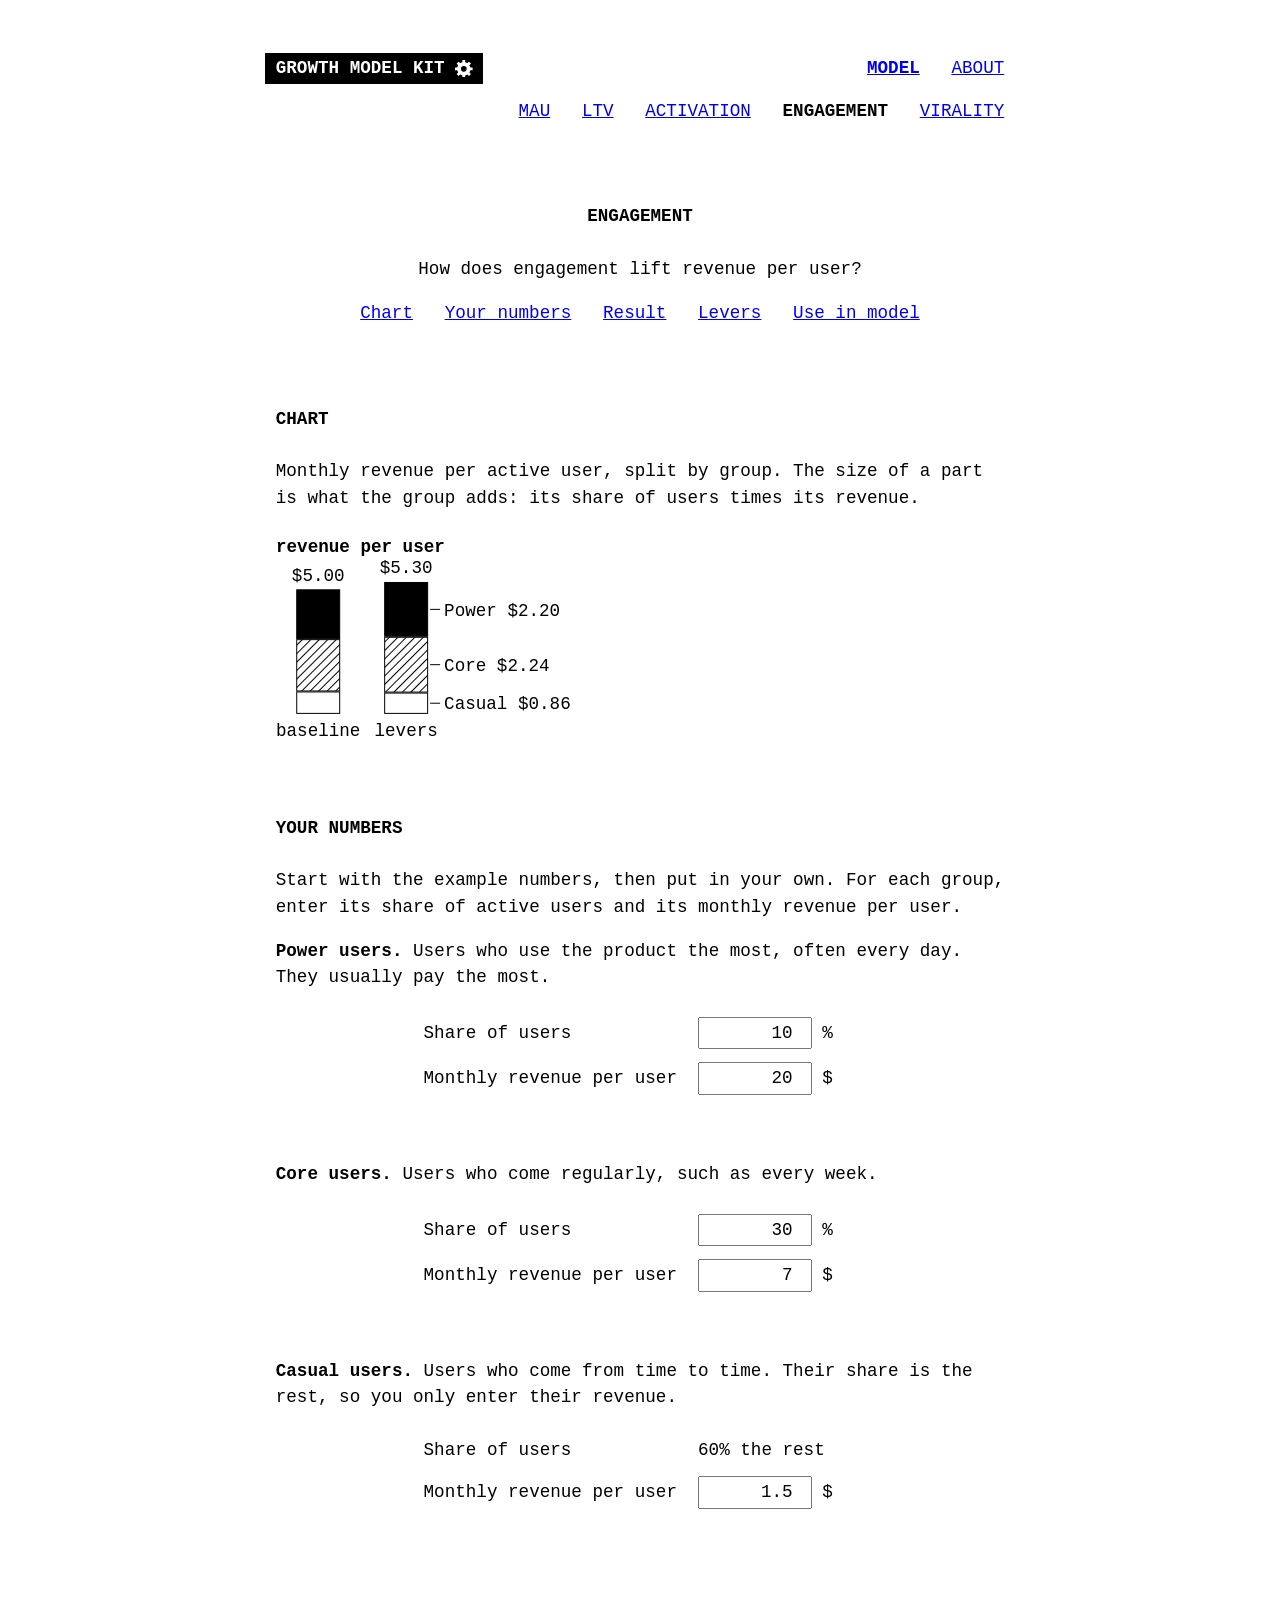
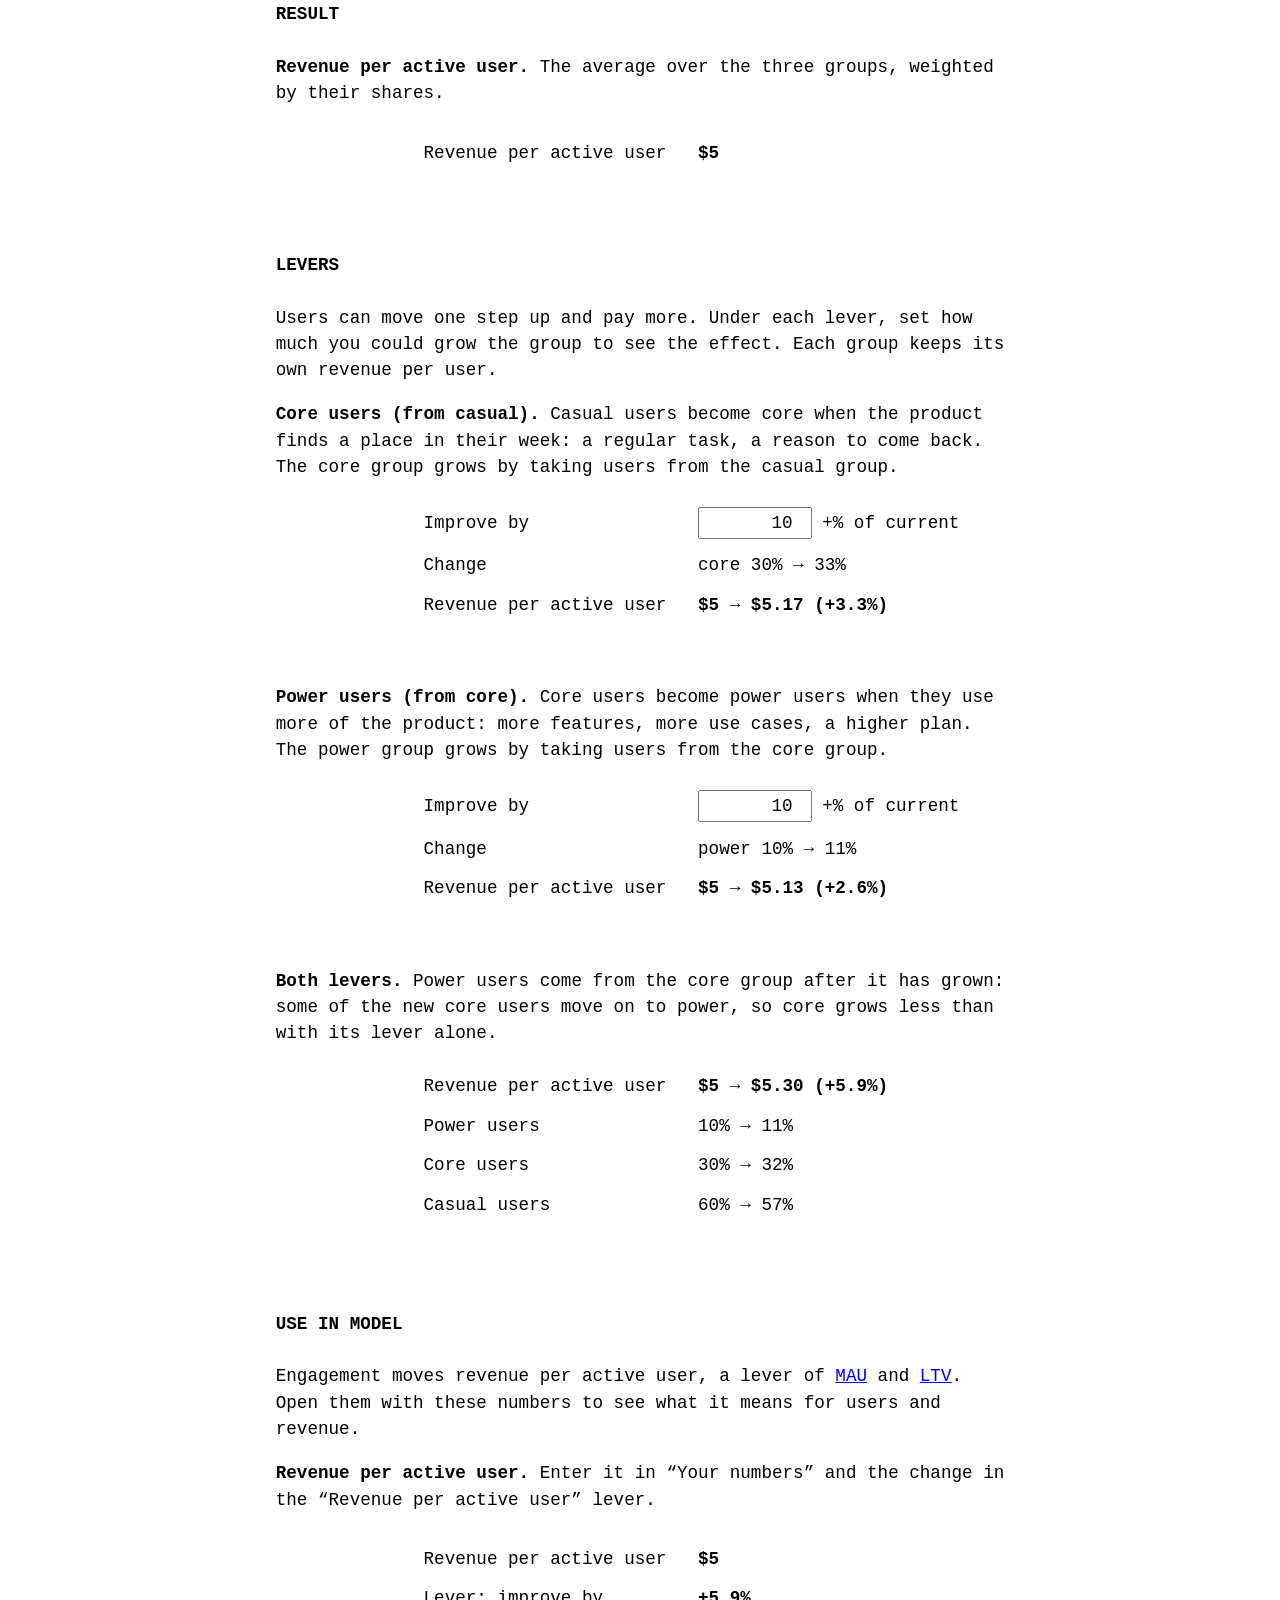
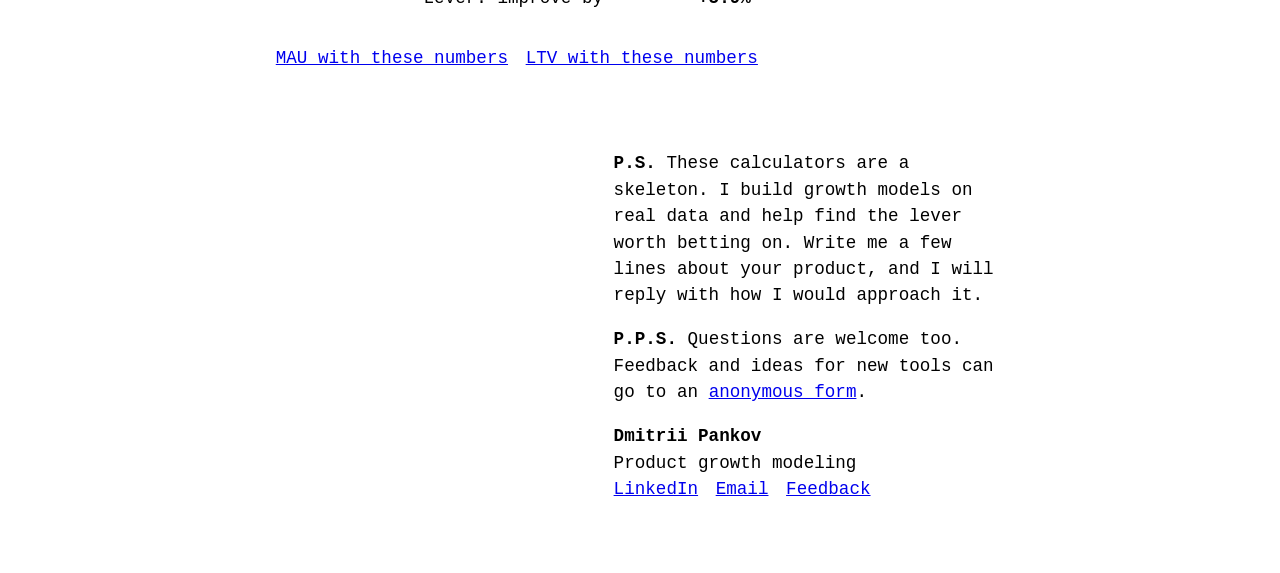
<file: model/engagement/index.html>
<!DOCTYPE html>
<html lang="en">
<head>
    <meta charset="UTF-8">
    <meta name="viewport" content="width=device-width, initial-scale=1.0">
    <title>ARPU calculator: how engagement lifts revenue per user · Growth Model Kit</title>
    <meta name="description" content="How does engagement lift revenue per user?">
    <link rel="canonical" href="https://growthmodelkit.com/model/engagement/">
    <meta property="og:type" content="website">
    <meta property="og:site_name" content="Growth Model Kit">
    <meta property="og:title" content="ARPU calculator: how engagement lifts revenue per user">
    <meta property="og:description" content="How does engagement lift revenue per user?">
    <meta property="og:url" content="https://growthmodelkit.com/model/engagement/">
    <meta property="og:image" content="https://growthmodelkit.com/assets/img/og.png">
    <meta property="og:image:width" content="1200">
    <meta property="og:image:height" content="630">
    <meta property="og:image:alt" content="A person pushes a lever; gears and pulleys lift the retention curve. Find the lever that matters.">
    <meta name="twitter:card" content="summary_large_image">
    <link rel="icon" href="/assets/img/favicon.svg" type="image/svg+xml">
    <link rel="apple-touch-icon" href="/assets/img/apple-touch-icon.png">
    <link rel="stylesheet" href="/assets/css/book.css">
    <link rel="stylesheet" href="/assets/css/style.css">
    <script data-goatcounter="https://growthmodelkit.goatcounter.com/count" async src="https://gc.zgo.at/count.js"></script>
    <script type="application/ld+json">
    {"@context": "https://schema.org", "@graph": [
        {"@type": "WebSite", "@id": "https://growthmodelkit.com/#website", "url": "https://growthmodelkit.com/", "name": "Growth Model Kit", "description": "Simple calculators to find the levers of your product growth", "author": {"@id": "https://growthmodelkit.com/about/#person"}},
        {"@type": "Person", "@id": "https://growthmodelkit.com/about/#person", "name": "Dmitrii Pankov", "jobTitle": "Product growth modeling", "url": "https://growthmodelkit.com/about/", "image": "https://growthmodelkit.com/assets/img/dmitrii-pankov.jpg", "sameAs": ["https://www.linkedin.com/in/dmitriipankov"]},
        {"@type": "WebApplication", "name": "ARPU calculator: how engagement lifts revenue per user", "description": "How does engagement lift revenue per user?", "url": "https://growthmodelkit.com/model/engagement/", "applicationCategory": "BusinessApplication", "operatingSystem": "Any", "browserRequirements": "Requires JavaScript", "isAccessibleForFree": true, "offers": {"@type": "Offer", "price": "0", "priceCurrency": "USD"}, "author": {"@id": "https://growthmodelkit.com/about/#person"}, "isPartOf": {"@id": "https://growthmodelkit.com/#website"}}
    ]}
    </script>
</head>
<body>
    <header>
        <a href="/">Growth Model Kit <svg aria-hidden="true" viewBox="3.6 3.6 24.8 24.8" width="1em" height="1em" style="vertical-align: -0.23em"><path fill="currentColor" fill-rule="evenodd" d="M25.3 14.0L28.4 14.1L28.4 17.9L25.3 18.0L24.0 21.1L26.1 23.4L23.4 26.1L21.1 24.0L18.0 25.3L17.9 28.4L14.1 28.4L14.0 25.3L10.9 24.0L8.6 26.1L5.9 23.4L8.0 21.1L6.7 18.0L3.6 17.9L3.6 14.1L6.7 14.0L8.0 10.9L5.9 8.6L8.6 5.9L10.9 8.0L14.0 6.7L14.1 3.6L17.9 3.6L18.0 6.7L21.1 8.0L23.4 5.9L26.1 8.6L24.0 10.9Z M20 16A4 4 0 1 0 12 16A4 4 0 1 0 20 16Z"/></svg></a>
        <nav aria-label="Site">
            <ul>
                <li><a href="/model/" aria-current="true">Model</a></li>
                <li><a href="/about/">About</a></li>
            </ul>
        </nav>
        <nav aria-label="Tools">
            <ul>
                <li><a href="/model/mau/">MAU</a></li>
                <li><a href="/model/ltv/">LTV</a></li>
                <li><a href="/model/activation/">Activation</a></li>
                <li><a href="/model/engagement/" aria-current="page">Engagement</a></li>
                <li><a href="/model/virality/">Virality</a></li>
            </ul>
        </nav>
    </header>
    <main>
        <h1>Engagement</h1>
        <p>How does engagement lift revenue per user?</p>
        <nav aria-label="On this page">
            <ul>
                <li><a href="#chart">Chart</a></li>
                <li><a href="#your-numbers">Your numbers</a></li>
                <li><a href="#result">Result</a></li>
                <li><a href="#levers">Levers</a></li>
                <li><a href="#use-in-model">Use in model</a></li>
            </ul>
        </nav>
        <h2 id="chart">Chart</h2>
<figure class="chart" id="engagement-chart" data-label="Revenue per user by group, baseline and with both levers">
    <figcaption>Monthly revenue per active user, split by group. The size of a part is what the group adds: its share of users times its revenue.</figcaption>
    <div class="chart-plot"></div>
</figure>

<h2 id="your-numbers">Your numbers</h2>
<p>Start with the example numbers, then put in your own. For each group, enter its share of active users and its monthly revenue per user.</p>
<form id="engagement-form">
    <p><strong>Power users.</strong> Users who use the product the most, often every day. They usually pay the most.</p>
    <fieldset>
        <legend>Power users</legend>
        <p><label for="ps">Share of users</label> <input id="ps" name="ps" type="number" value="10" min="0" max="100" step="any" required> <small>%</small></p>
        <p><label for="pv">Monthly revenue per user</label> <input id="pv" name="pv" type="number" value="20" min="0" step="any" required> <small>$</small></p>
    </fieldset>

    <p><strong>Core users.</strong> Users who come regularly, such as every week.</p>
    <fieldset>
        <legend>Core users</legend>
        <p><label for="cs">Share of users</label> <input id="cs" name="cs" type="number" value="30" min="0" max="100" step="any" required> <small>%</small></p>
        <p><label for="cv">Monthly revenue per user</label> <input id="cv" name="cv" type="number" value="7" min="0" step="any" required> <small>$</small></p>
    </fieldset>

    <p><strong>Casual users.</strong> Users who come from time to time. Their share is the rest, so you only enter their revenue.</p>
    <fieldset>
        <legend>Casual users</legend>
        <p><span>Share of users</span> <output data-out="casual-share">60%</output> <small>the rest</small></p>
        <p><label for="av">Monthly revenue per user</label> <input id="av" name="av" type="number" value="1.5" min="0" step="any" required> <small>$</small></p>
    </fieldset>

    <p hidden>Some values are out of range. Fix the marked fields to update the result. Power and core users together can be at most 100%.</p>
</form>

<h2 id="result">Result</h2>
<p><strong>Revenue per active user.</strong> The average over the three groups, weighted by their shares.</p>
<table>
    <tr><th>Revenue per active user</th><td data-out="arpu">$5</td></tr>
</table>

<h2 id="levers">Levers</h2>
<p>Users can move one step up and pay more. Under each lever, set how much you could grow the group to see the effect. Each group keeps its own revenue per user.</p>
<form id="levers-form">
    <p><strong>Core users (from casual).</strong> Casual users become core when the product finds a place in their week: a regular task, a reason to come back. The core group grows by taking users from the casual group.</p>
    <fieldset>
        <legend>Core users (from casual)</legend>
        <p><label for="lc">Improve&nbsp;by</label> <input id="lc" name="lc" type="number" value="10" min="0" max="1000" step="any" required> <small>+%&nbsp;of&nbsp;current</small></p>
        <p><span>Change</span> <output data-out="lever-core">core 30% → 33%</output></p>
        <p><span>Revenue per active user</span> <strong data-out="effect-core">$5 → $5.17 (+3.3%)</strong></p>
    </fieldset>

    <p><strong>Power users (from core).</strong> Core users become power users when they use more of the product: more features, more use cases, a higher plan. The power group grows by taking users from the core group.</p>
    <fieldset>
        <legend>Power users (from core)</legend>
        <p><label for="lp">Improve&nbsp;by</label> <input id="lp" name="lp" type="number" value="10" min="0" max="1000" step="any" required> <small>+%&nbsp;of&nbsp;current</small></p>
        <p><span>Change</span> <output data-out="lever-power">power 10% → 11%</output></p>
        <p><span>Revenue per active user</span> <strong data-out="effect-power">$5 → $5.13 (+2.6%)</strong></p>
    </fieldset>

    <p><strong>Both levers.</strong> Power users come from the core group after it has grown: some of the new core users move on to power, so core grows less than with its lever alone.</p>
    <fieldset>
        <legend>Both levers</legend>
        <p><span>Revenue per active user</span> <strong data-out="effect-both">$5 → $5.30 (+5.9%)</strong></p>
        <p><span>Power users</span> <output data-out="power">10% → 11%</output></p>
        <p><span>Core users</span> <output data-out="core">30% → 32%</output></p>
        <p><span>Casual users</span> <output data-out="casual">60% → 57%</output></p>
    </fieldset>

    <p hidden>Some values are out of range. Fix the marked fields to update the levers.</p>
</form>

<h2 id="use-in-model">Use in model</h2>
<p>Engagement moves revenue per active user, a lever of <a href="/model/mau/">MAU</a> and <a href="/model/ltv/">LTV</a>. Open them with these numbers to see what it means for users and revenue.</p>
<p><strong>Revenue per active user.</strong> Enter it in “Your numbers” and the change in the “Revenue per active user” lever.</p>
<table>
    <tr><th>Revenue per active user</th><td data-out="use-arpu">$5</td></tr>
    <tr><th>Lever: improve&nbsp;by</th><td data-out="use-la">+5.9%</td></tr>
</table>
<p><a id="mau-link" href="/model/mau/">MAU with these numbers</a>&emsp;<a id="ltv-link" href="/model/ltv/">LTV with these numbers</a></p>

<script type="module" src="/assets/js/engagement-page.js"></script>

    </main>
    <footer>
        <p><strong>P.S.</strong> These calculators are a skeleton. I build growth models on real data and help find the lever worth betting on. Write me a few lines about your product, and I will reply with how I would approach it.</p>
        <p><strong>P.P.S.</strong> Questions are welcome too. Feedback and ideas for new tools can go to an <a href="https://forms.gle/PQt7J9Cd67cTTXZp9" target="_blank" rel="noopener noreferrer">anonymous form</a>.</p>
        <p><strong>Dmitrii Pankov</strong><br>Product growth modeling<br><a href="https://www.linkedin.com/in/dmitriipankov" target="_blank" rel="noopener noreferrer">LinkedIn</a>&emsp;<a href="mailto:dmitrii.pankov.am@gmail.com">Email</a>&emsp;<a href="https://forms.gle/PQt7J9Cd67cTTXZp9" target="_blank" rel="noopener noreferrer">Feedback</a></p>
    </footer>
</body>
</html>
</file>
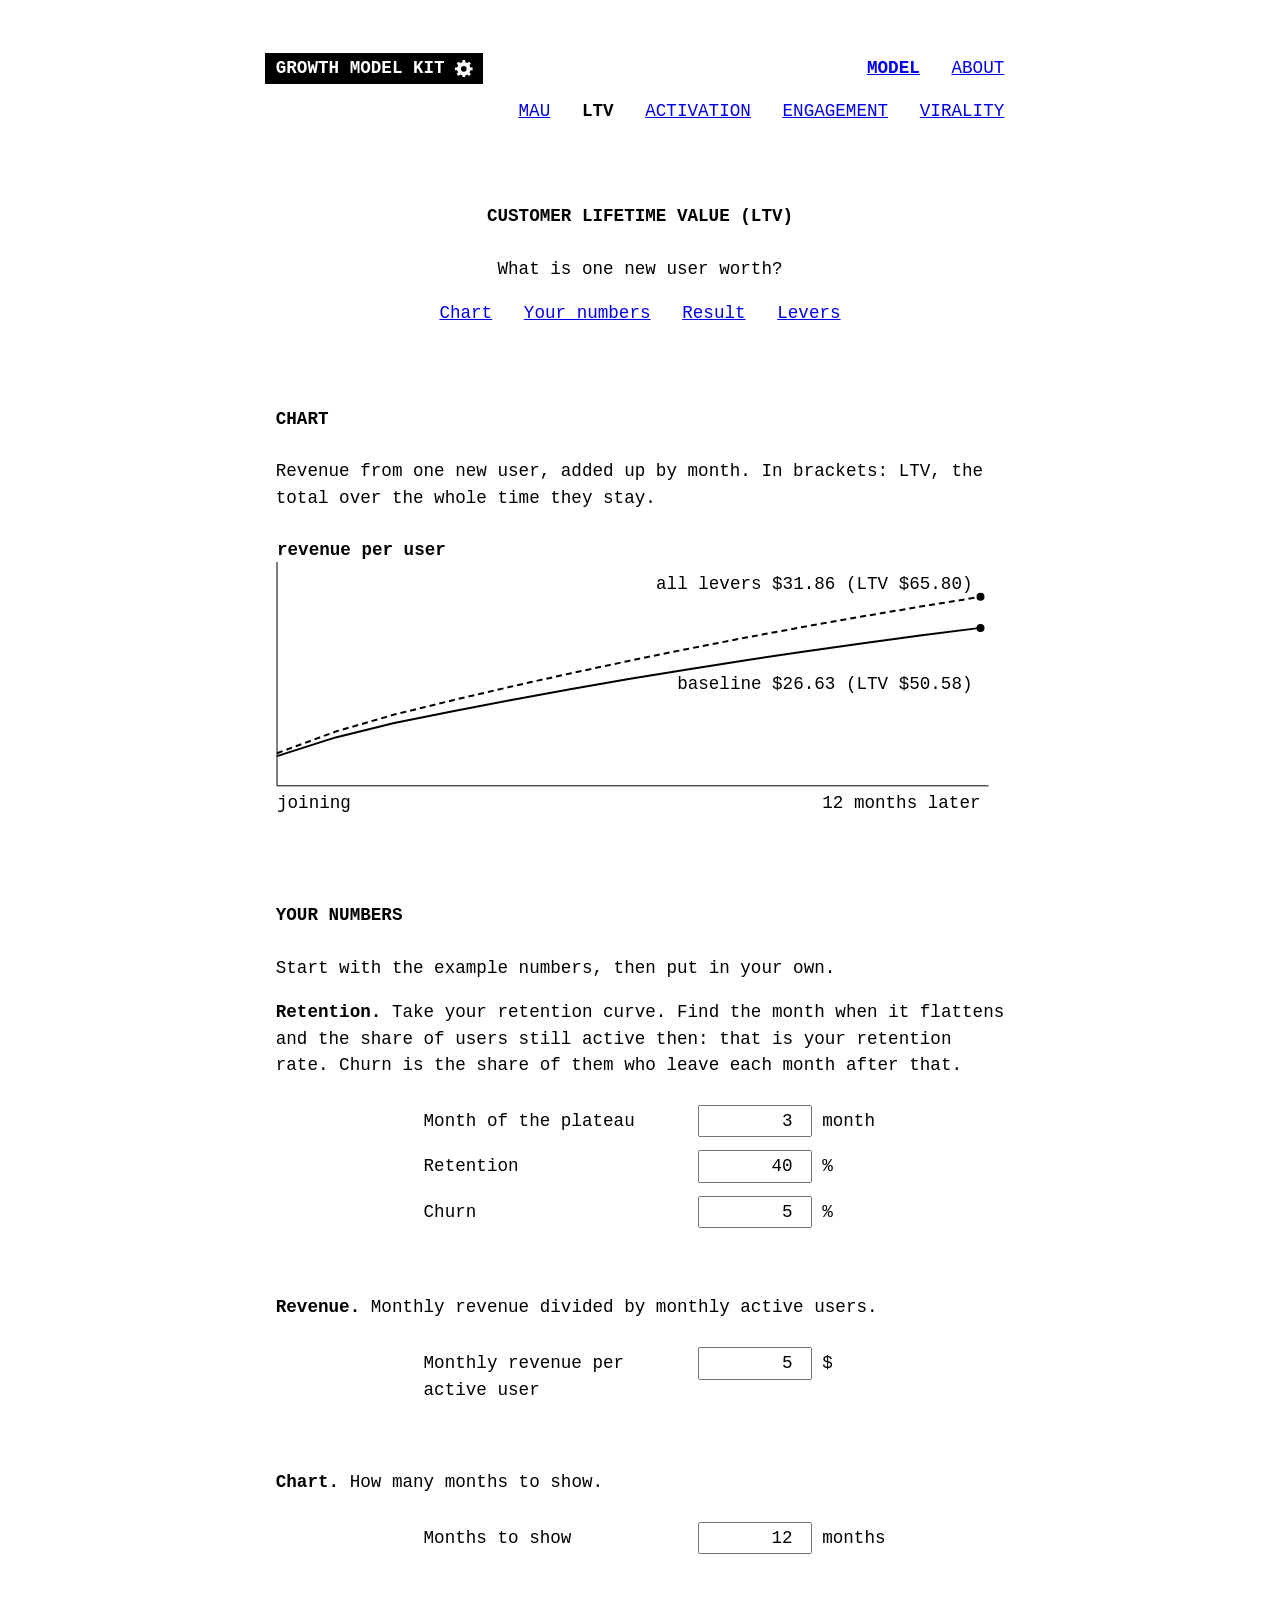
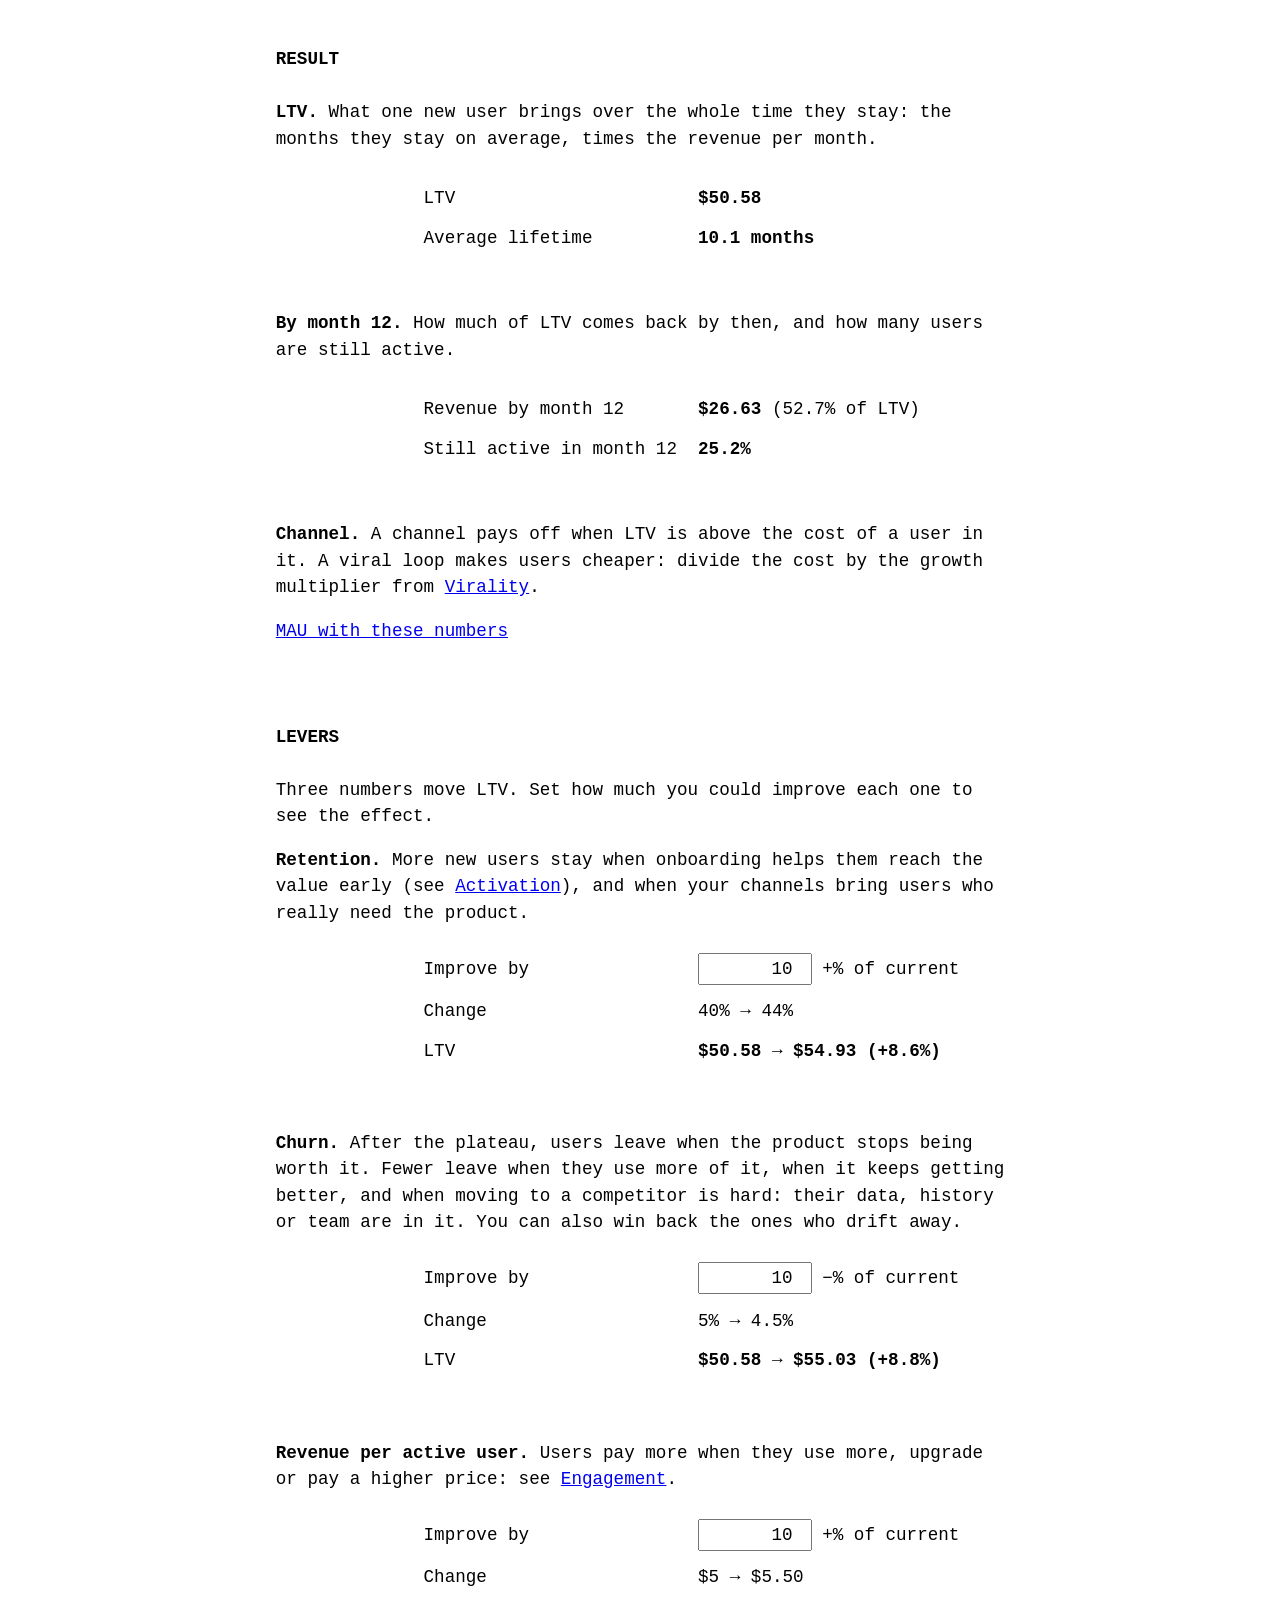
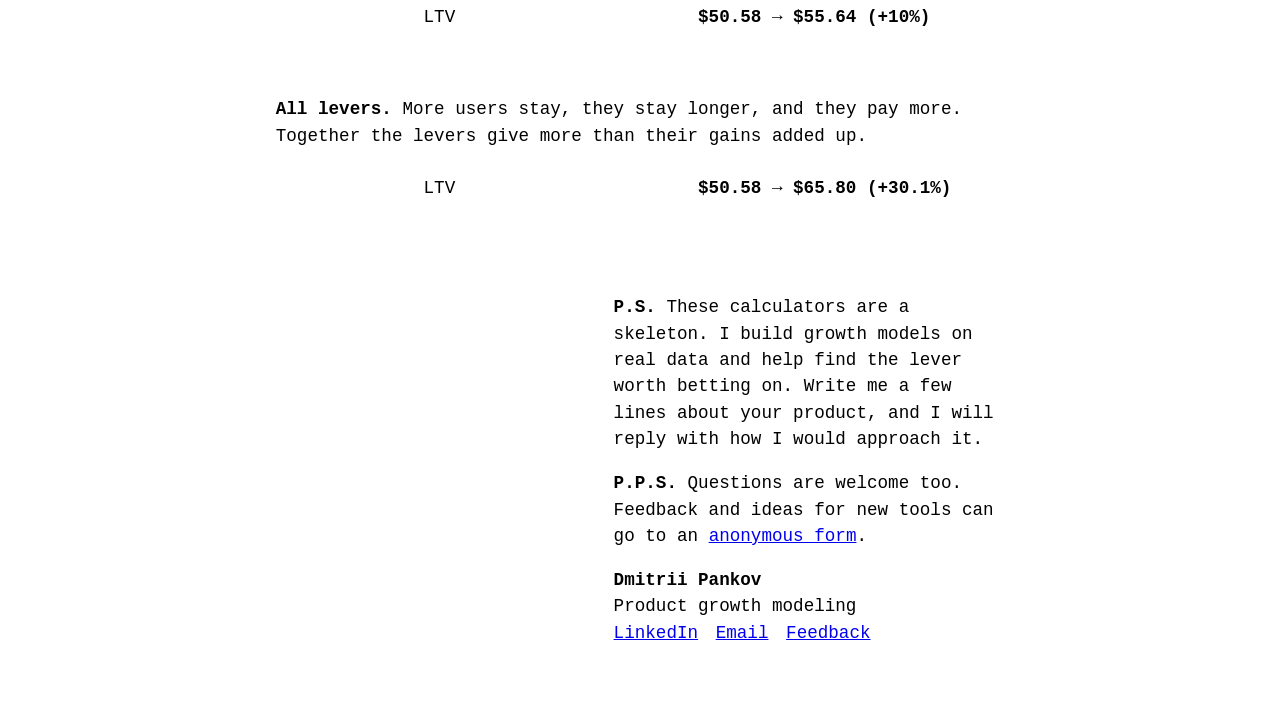
<file: model/ltv/index.html>
<!DOCTYPE html>
<html lang="en">
<head>
    <meta charset="UTF-8">
    <meta name="viewport" content="width=device-width, initial-scale=1.0">
    <title>Customer lifetime value (LTV) calculator · Growth Model Kit</title>
    <meta name="description" content="What is one new user worth?">
    <link rel="canonical" href="https://growthmodelkit.com/model/ltv/">
    <meta property="og:type" content="website">
    <meta property="og:site_name" content="Growth Model Kit">
    <meta property="og:title" content="Customer lifetime value (LTV) calculator">
    <meta property="og:description" content="What is one new user worth?">
    <meta property="og:url" content="https://growthmodelkit.com/model/ltv/">
    <meta property="og:image" content="https://growthmodelkit.com/assets/img/og.png">
    <meta property="og:image:width" content="1200">
    <meta property="og:image:height" content="630">
    <meta property="og:image:alt" content="A person pushes a lever; gears and pulleys lift the retention curve. Find the lever that matters.">
    <meta name="twitter:card" content="summary_large_image">
    <link rel="icon" href="/assets/img/favicon.svg" type="image/svg+xml">
    <link rel="apple-touch-icon" href="/assets/img/apple-touch-icon.png">
    <link rel="stylesheet" href="/assets/css/book.css">
    <link rel="stylesheet" href="/assets/css/style.css">
    <script data-goatcounter="https://growthmodelkit.goatcounter.com/count" async src="https://gc.zgo.at/count.js"></script>
    <script type="application/ld+json">
    {"@context": "https://schema.org", "@graph": [
        {"@type": "WebSite", "@id": "https://growthmodelkit.com/#website", "url": "https://growthmodelkit.com/", "name": "Growth Model Kit", "description": "Simple calculators to find the levers of your product growth", "author": {"@id": "https://growthmodelkit.com/about/#person"}},
        {"@type": "Person", "@id": "https://growthmodelkit.com/about/#person", "name": "Dmitrii Pankov", "jobTitle": "Product growth modeling", "url": "https://growthmodelkit.com/about/", "image": "https://growthmodelkit.com/assets/img/dmitrii-pankov.jpg", "sameAs": ["https://www.linkedin.com/in/dmitriipankov"]},
        {"@type": "WebApplication", "name": "Customer lifetime value (LTV) calculator", "description": "What is one new user worth?", "url": "https://growthmodelkit.com/model/ltv/", "applicationCategory": "BusinessApplication", "operatingSystem": "Any", "browserRequirements": "Requires JavaScript", "isAccessibleForFree": true, "offers": {"@type": "Offer", "price": "0", "priceCurrency": "USD"}, "author": {"@id": "https://growthmodelkit.com/about/#person"}, "isPartOf": {"@id": "https://growthmodelkit.com/#website"}}
    ]}
    </script>
</head>
<body>
    <header>
        <a href="/">Growth Model Kit <svg aria-hidden="true" viewBox="3.6 3.6 24.8 24.8" width="1em" height="1em" style="vertical-align: -0.23em"><path fill="currentColor" fill-rule="evenodd" d="M25.3 14.0L28.4 14.1L28.4 17.9L25.3 18.0L24.0 21.1L26.1 23.4L23.4 26.1L21.1 24.0L18.0 25.3L17.9 28.4L14.1 28.4L14.0 25.3L10.9 24.0L8.6 26.1L5.9 23.4L8.0 21.1L6.7 18.0L3.6 17.9L3.6 14.1L6.7 14.0L8.0 10.9L5.9 8.6L8.6 5.9L10.9 8.0L14.0 6.7L14.1 3.6L17.9 3.6L18.0 6.7L21.1 8.0L23.4 5.9L26.1 8.6L24.0 10.9Z M20 16A4 4 0 1 0 12 16A4 4 0 1 0 20 16Z"/></svg></a>
        <nav aria-label="Site">
            <ul>
                <li><a href="/model/" aria-current="true">Model</a></li>
                <li><a href="/about/">About</a></li>
            </ul>
        </nav>
        <nav aria-label="Tools">
            <ul>
                <li><a href="/model/mau/">MAU</a></li>
                <li><a href="/model/ltv/" aria-current="page">LTV</a></li>
                <li><a href="/model/activation/">Activation</a></li>
                <li><a href="/model/engagement/">Engagement</a></li>
                <li><a href="/model/virality/">Virality</a></li>
            </ul>
        </nav>
    </header>
    <main>
        <h1>Customer lifetime value (LTV)</h1>
        <p>What is one new user worth?</p>
        <nav aria-label="On this page">
            <ul>
                <li><a href="#chart">Chart</a></li>
                <li><a href="#your-numbers">Your numbers</a></li>
                <li><a href="#result">Result</a></li>
                <li><a href="#levers">Levers</a></li>
            </ul>
        </nav>
        <h2 id="chart">Chart</h2>
<figure class="chart" id="ltv-chart" data-label="Revenue from one new user, accumulated by month since acquisition">
    <figcaption>Revenue from one new user, added up by month. In brackets: LTV, the total over the whole time they stay.</figcaption>
    <div class="chart-plot"></div>
</figure>

<h2 id="your-numbers">Your numbers</h2>
<p>Start with the example numbers, then put in your own.</p>
<form id="ltv-form">
    <p><strong>Retention.</strong> Take your retention curve. Find the month when it flattens and the share of users still active then: that is your retention rate. Churn is the share of them who leave each month after that.</p>
    <fieldset>
        <legend>Retention</legend>
        <p><label for="pm">Month of the&nbsp;plateau</label> <input id="pm" name="pm" type="number" value="3" min="1" max="36" step="1" required> <small>month</small></p>
        <p><label for="pr">Retention</label> <input id="pr" name="pr" type="number" value="40" min="0.1" max="99.9" step="any" required> <small>%</small></p>
        <p><label for="ch">Churn</label> <input id="ch" name="ch" type="number" value="5" min="0" max="100" step="any" required> <small>%</small></p>
    </fieldset>

    <p><strong>Revenue.</strong> Monthly revenue divided by monthly active users.</p>
    <fieldset>
        <legend>Revenue</legend>
        <p><label for="arpu">Monthly revenue per active user</label> <input id="arpu" name="arpu" type="number" value="5" min="0" step="any" required> <small>$</small></p>
    </fieldset>

    <p><strong>Chart.</strong> How many months to show.</p>
    <fieldset>
        <legend>Chart</legend>
        <p><label for="h">Months to show</label> <input id="h" name="h" type="number" value="12" min="1" max="120" step="1" required> <small>months</small></p>
    </fieldset>

    <p hidden>Some values are out of range. Fix the marked fields to update the result.</p>
</form>

<h2 id="result">Result</h2>
<p><strong>LTV.</strong> What one new user brings over the whole time they stay: the months they stay on average, times the revenue per month.</p>
<table>
    <tr><th>LTV</th><td data-out="ltv">$50.58</td></tr>
    <tr><th>Average lifetime</th><td data-out="lifetime">10.1 months</td></tr>
</table>

<p><strong>By month&nbsp;<span data-out="h">12</span>.</strong> How much of LTV comes back by then, and how many users are still active.</p>
<table>
    <tr><th>Revenue by month&nbsp;<span data-out="h">12</span></th><td><span data-out="ltv-h">$26.63</span> <span data-out="ltv-h-note">(52.7% of LTV)</span></td></tr>
    <tr><th>Still active in month&nbsp;<span data-out="h">12</span></th><td data-out="retention-h">25.2%</td></tr>
</table>

<p><strong>Channel.</strong> A channel pays off when LTV is above the cost of a user in it. A viral loop makes users cheaper: divide the cost by the growth multiplier from <a href="/model/virality/">Virality</a>.</p>

<p><a id="mau-link" href="/model/mau/">MAU with these numbers</a></p>

<h2 id="levers">Levers</h2>
<p>Three numbers move LTV. Set how much you could improve each one to see the effect.</p>
<form id="levers-form">
    <p><strong>Retention.</strong> More new users stay when onboarding helps them reach the value early (see <a href="/model/activation/">Activation</a>), and when your channels bring users who really need the product.</p>
    <fieldset>
        <legend>Retention</legend>
        <p><label for="lp">Improve&nbsp;by</label> <input id="lp" name="lp" type="number" value="10" min="0" max="1000" step="any" required> <small>+%&nbsp;of&nbsp;current</small></p>
        <p><span>Change</span> <output data-out="lever-plateau">40% → 44%</output></p>
        <p><span>LTV</span> <strong data-out="effect-plateau">$50.58 → $54.93 (+8.6%)</strong></p>
    </fieldset>

    <p><strong>Churn.</strong> After the plateau, users leave when the product stops being worth it. Fewer leave when they use more of it, when it keeps getting better, and when moving to a competitor is hard: their data, history or team are in it. You can also win back the ones who drift away.</p>
    <fieldset>
        <legend>Churn</legend>
        <p><label for="lc">Improve&nbsp;by</label> <input id="lc" name="lc" type="number" value="10" min="0" max="100" step="any" required> <small>−%&nbsp;of&nbsp;current</small></p>
        <p><span>Change</span> <output data-out="lever-churn">5% → 4.5%</output></p>
        <p><span>LTV</span> <strong data-out="effect-churn">$50.58 → $55.03 (+8.8%)</strong></p>
    </fieldset>

    <p><strong>Revenue per active user.</strong> Users pay more when they use more, upgrade or pay a higher price: see <a href="/model/engagement/">Engagement</a>.</p>
    <fieldset>
        <legend>Revenue per active user</legend>
        <p><label for="la">Improve&nbsp;by</label> <input id="la" name="la" type="number" value="10" min="0" max="1000" step="any" required> <small>+%&nbsp;of&nbsp;current</small></p>
        <p><span>Change</span> <output data-out="lever-arpu">$5 → $5.50</output></p>
        <p><span>LTV</span> <strong data-out="effect-arpu">$50.58 → $55.64 (+10%)</strong></p>
    </fieldset>

    <p><strong>All levers.</strong> More users stay, they stay longer, and they pay more. Together the levers give more than their gains added up.</p>
    <fieldset>
        <legend>All levers</legend>
        <p><span>LTV</span> <strong data-out="effect-all">$50.58 → $65.80 (+30.1%)</strong></p>
    </fieldset>

    <p hidden>Some values are out of range. Fix the marked fields to update the levers.</p>
</form>

<script type="module" src="/assets/js/ltv-page.js"></script>

    </main>
    <footer>
        <p><strong>P.S.</strong> These calculators are a skeleton. I build growth models on real data and help find the lever worth betting on. Write me a few lines about your product, and I will reply with how I would approach it.</p>
        <p><strong>P.P.S.</strong> Questions are welcome too. Feedback and ideas for new tools can go to an <a href="https://forms.gle/PQt7J9Cd67cTTXZp9" target="_blank" rel="noopener noreferrer">anonymous form</a>.</p>
        <p><strong>Dmitrii Pankov</strong><br>Product growth modeling<br><a href="https://www.linkedin.com/in/dmitriipankov" target="_blank" rel="noopener noreferrer">LinkedIn</a>&emsp;<a href="mailto:dmitrii.pankov.am@gmail.com">Email</a>&emsp;<a href="https://forms.gle/PQt7J9Cd67cTTXZp9" target="_blank" rel="noopener noreferrer">Feedback</a></p>
    </footer>
</body>
</html>
</file>
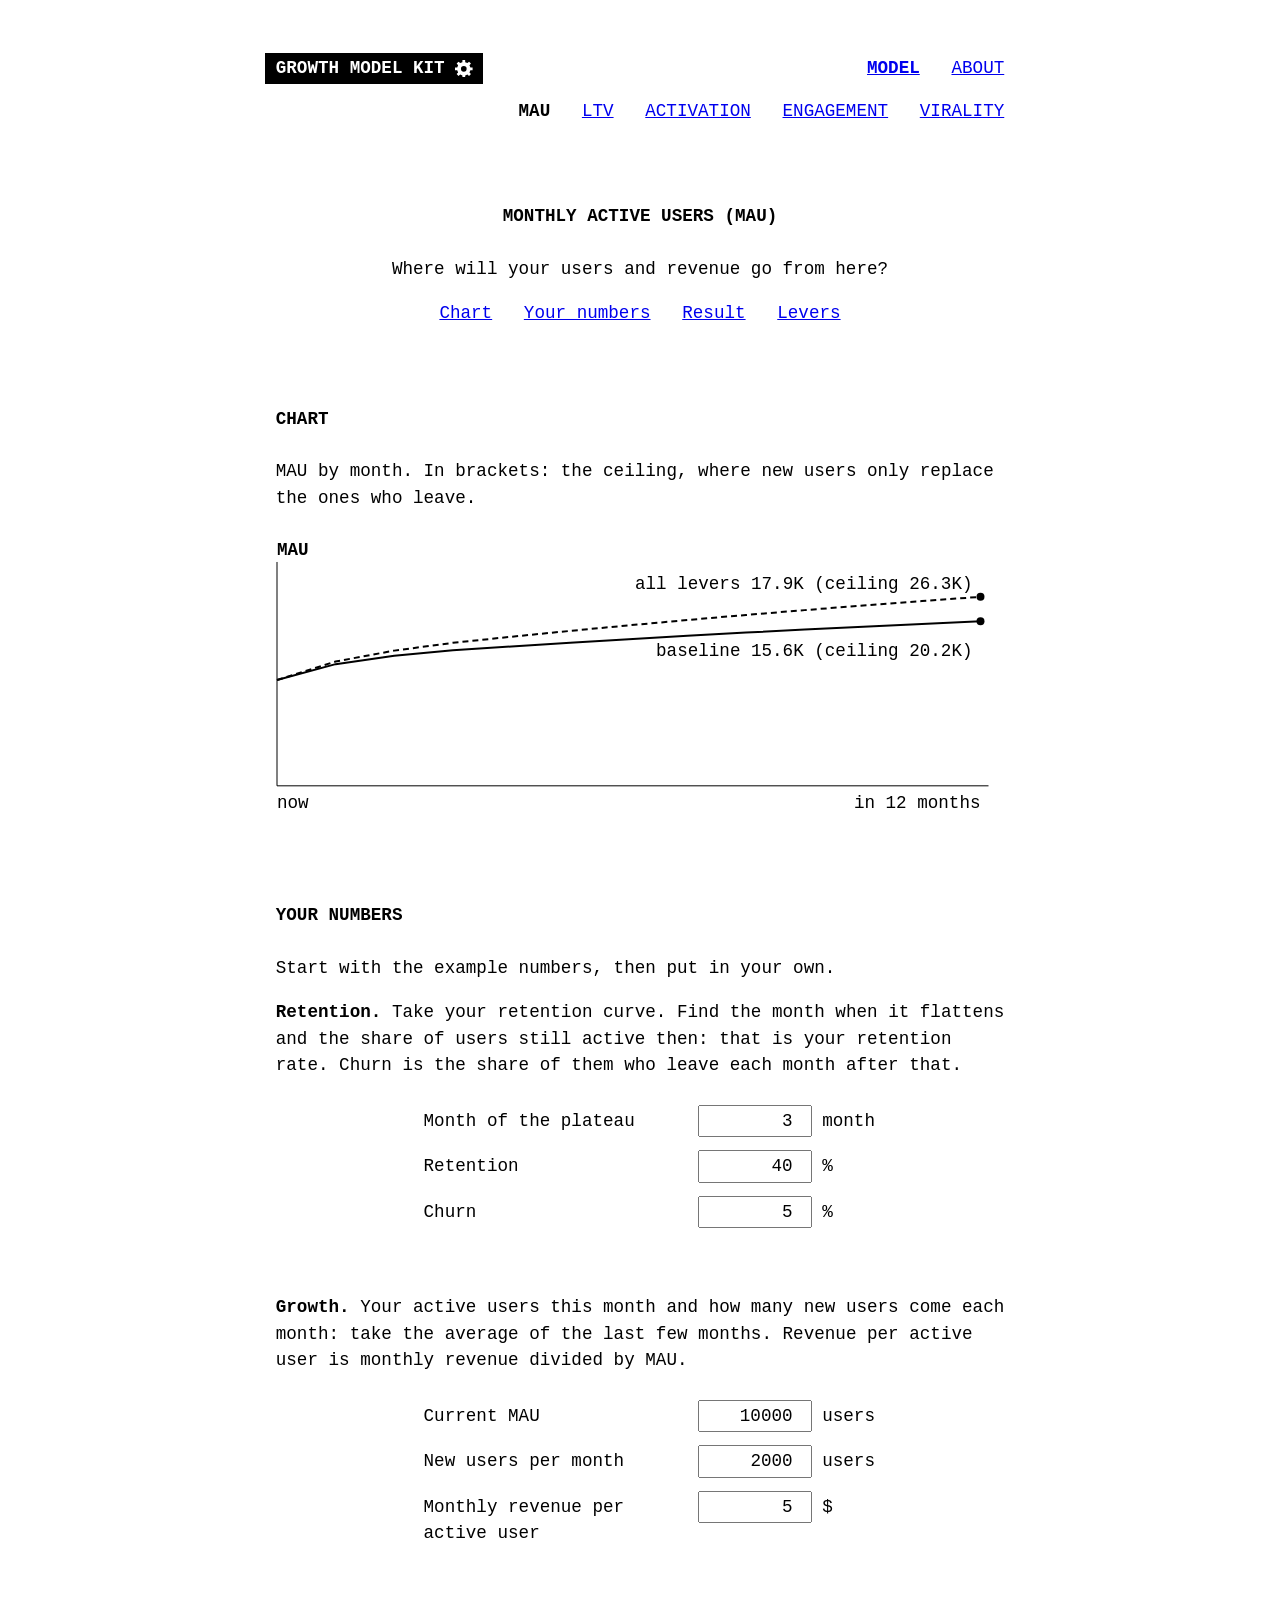
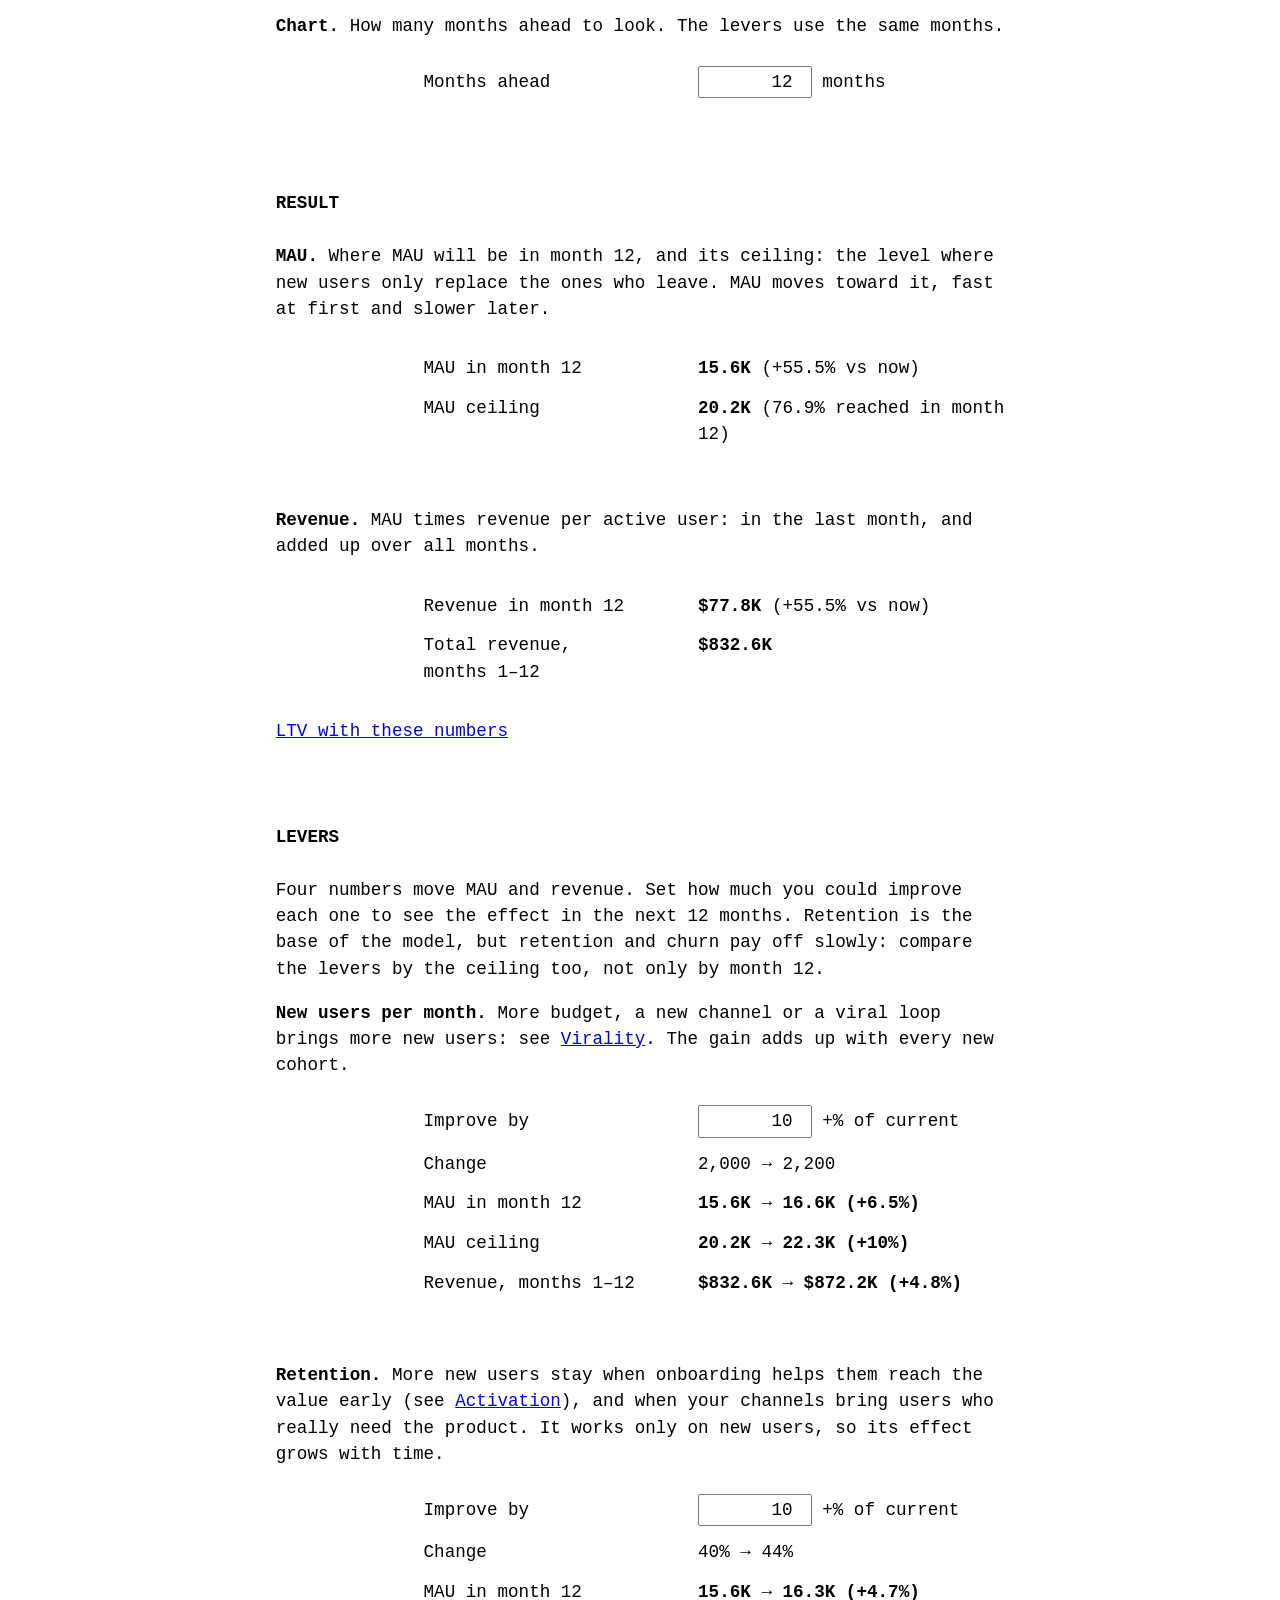
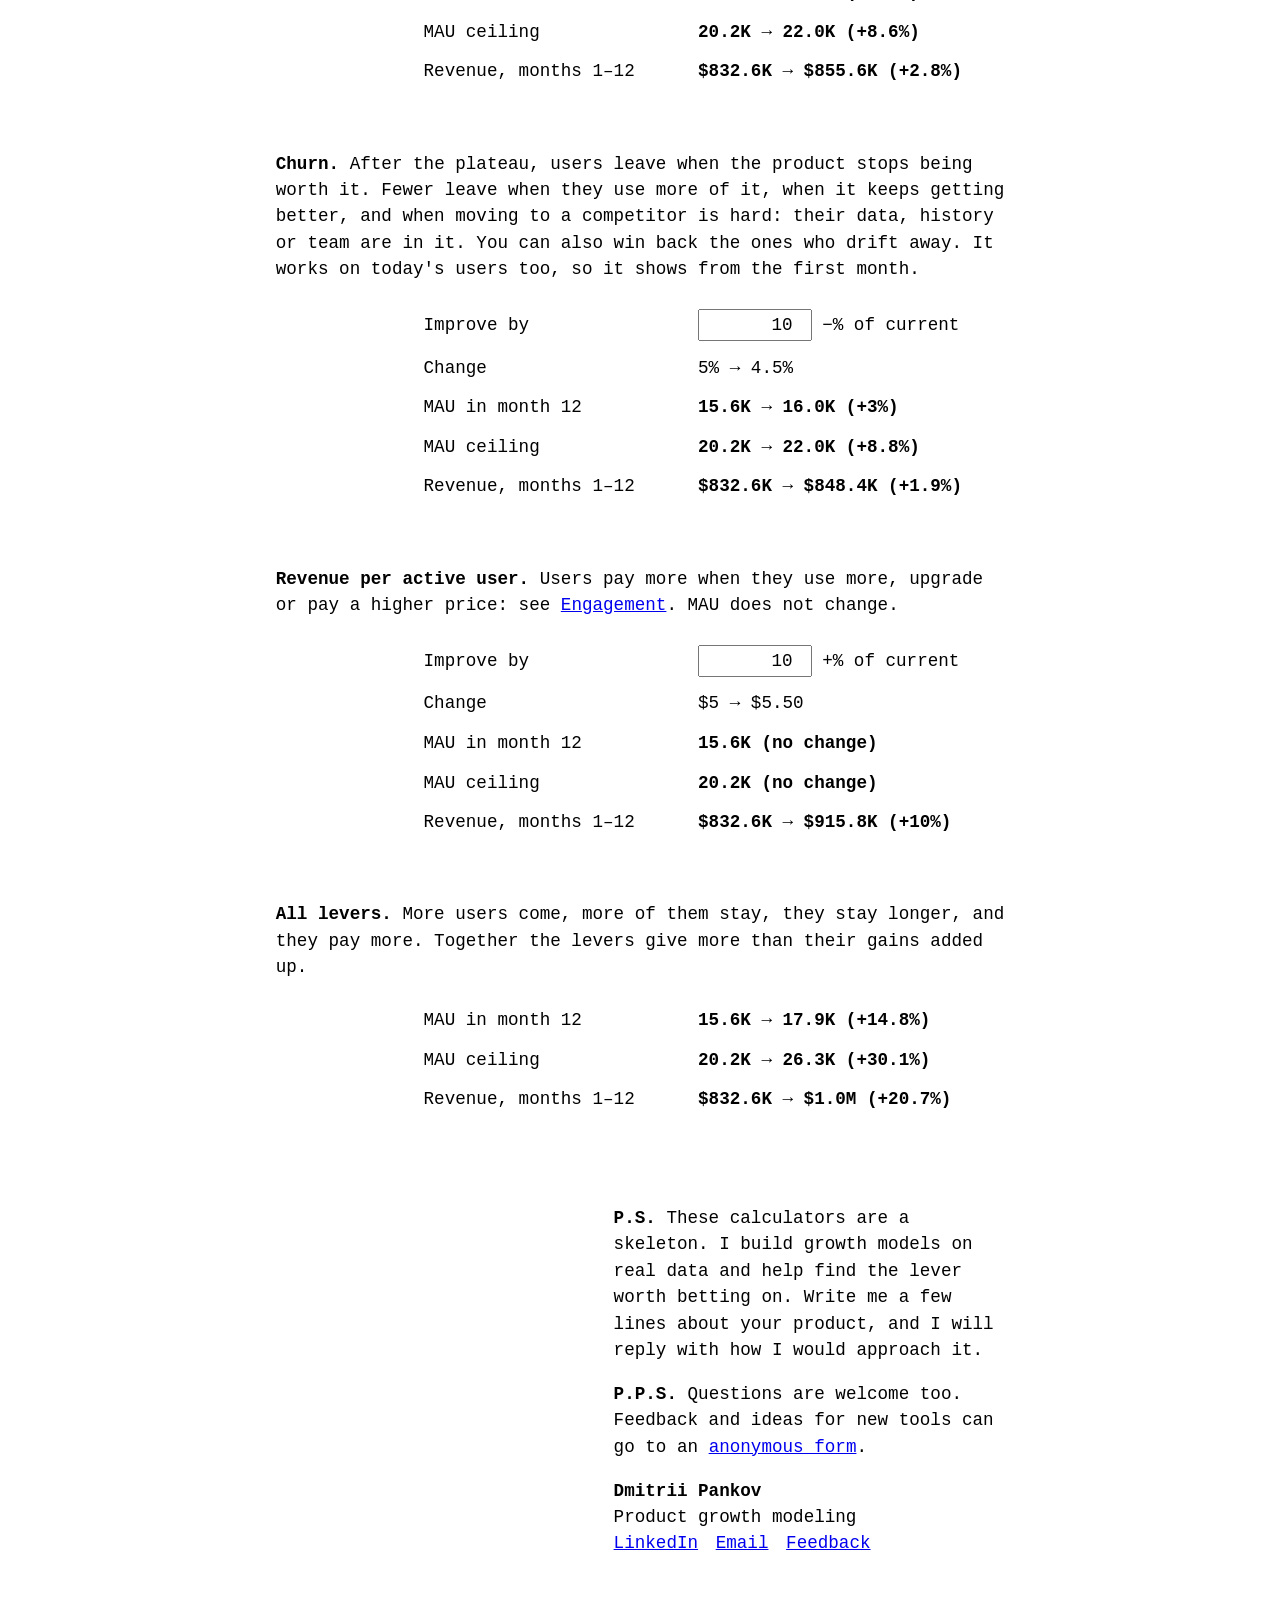
<file: model/mau/index.html>
<!DOCTYPE html>
<html lang="en">
<head>
    <meta charset="UTF-8">
    <meta name="viewport" content="width=device-width, initial-scale=1.0">
    <title>Monthly active users (MAU) forecast calculator · Growth Model Kit</title>
    <meta name="description" content="Where will your users and revenue go from here?">
    <link rel="canonical" href="https://growthmodelkit.com/model/mau/">
    <meta property="og:type" content="website">
    <meta property="og:site_name" content="Growth Model Kit">
    <meta property="og:title" content="Monthly active users (MAU) forecast calculator">
    <meta property="og:description" content="Where will your users and revenue go from here?">
    <meta property="og:url" content="https://growthmodelkit.com/model/mau/">
    <meta property="og:image" content="https://growthmodelkit.com/assets/img/og.png">
    <meta property="og:image:width" content="1200">
    <meta property="og:image:height" content="630">
    <meta property="og:image:alt" content="A person pushes a lever; gears and pulleys lift the retention curve. Find the lever that matters.">
    <meta name="twitter:card" content="summary_large_image">
    <link rel="icon" href="/assets/img/favicon.svg" type="image/svg+xml">
    <link rel="apple-touch-icon" href="/assets/img/apple-touch-icon.png">
    <link rel="stylesheet" href="/assets/css/book.css">
    <link rel="stylesheet" href="/assets/css/style.css">
    <script data-goatcounter="https://growthmodelkit.goatcounter.com/count" async src="https://gc.zgo.at/count.js"></script>
    <script type="application/ld+json">
    {"@context": "https://schema.org", "@graph": [
        {"@type": "WebSite", "@id": "https://growthmodelkit.com/#website", "url": "https://growthmodelkit.com/", "name": "Growth Model Kit", "description": "Simple calculators to find the levers of your product growth", "author": {"@id": "https://growthmodelkit.com/about/#person"}},
        {"@type": "Person", "@id": "https://growthmodelkit.com/about/#person", "name": "Dmitrii Pankov", "jobTitle": "Product growth modeling", "url": "https://growthmodelkit.com/about/", "image": "https://growthmodelkit.com/assets/img/dmitrii-pankov.jpg", "sameAs": ["https://www.linkedin.com/in/dmitriipankov"]},
        {"@type": "WebApplication", "name": "Monthly active users (MAU) forecast calculator", "description": "Where will your users and revenue go from here?", "url": "https://growthmodelkit.com/model/mau/", "applicationCategory": "BusinessApplication", "operatingSystem": "Any", "browserRequirements": "Requires JavaScript", "isAccessibleForFree": true, "offers": {"@type": "Offer", "price": "0", "priceCurrency": "USD"}, "author": {"@id": "https://growthmodelkit.com/about/#person"}, "isPartOf": {"@id": "https://growthmodelkit.com/#website"}}
    ]}
    </script>
</head>
<body>
    <header>
        <a href="/">Growth Model Kit <svg aria-hidden="true" viewBox="3.6 3.6 24.8 24.8" width="1em" height="1em" style="vertical-align: -0.23em"><path fill="currentColor" fill-rule="evenodd" d="M25.3 14.0L28.4 14.1L28.4 17.9L25.3 18.0L24.0 21.1L26.1 23.4L23.4 26.1L21.1 24.0L18.0 25.3L17.9 28.4L14.1 28.4L14.0 25.3L10.9 24.0L8.6 26.1L5.9 23.4L8.0 21.1L6.7 18.0L3.6 17.9L3.6 14.1L6.7 14.0L8.0 10.9L5.9 8.6L8.6 5.9L10.9 8.0L14.0 6.7L14.1 3.6L17.9 3.6L18.0 6.7L21.1 8.0L23.4 5.9L26.1 8.6L24.0 10.9Z M20 16A4 4 0 1 0 12 16A4 4 0 1 0 20 16Z"/></svg></a>
        <nav aria-label="Site">
            <ul>
                <li><a href="/model/" aria-current="true">Model</a></li>
                <li><a href="/about/">About</a></li>
            </ul>
        </nav>
        <nav aria-label="Tools">
            <ul>
                <li><a href="/model/mau/" aria-current="page">MAU</a></li>
                <li><a href="/model/ltv/">LTV</a></li>
                <li><a href="/model/activation/">Activation</a></li>
                <li><a href="/model/engagement/">Engagement</a></li>
                <li><a href="/model/virality/">Virality</a></li>
            </ul>
        </nav>
    </header>
    <main>
        <h1>Monthly active users (MAU)</h1>
        <p>Where will your users and revenue go from here?</p>
        <nav aria-label="On this page">
            <ul>
                <li><a href="#chart">Chart</a></li>
                <li><a href="#your-numbers">Your numbers</a></li>
                <li><a href="#result">Result</a></li>
                <li><a href="#levers">Levers</a></li>
            </ul>
        </nav>
        <h2 id="chart">Chart</h2>
<figure class="chart" id="mau-chart" data-label="MAU forecast by month">
    <figcaption>MAU by month. In brackets: the ceiling, where new users only replace the ones who leave.</figcaption>
    <div class="chart-plot"></div>
</figure>

<h2 id="your-numbers">Your numbers</h2>
<p>Start with the example numbers, then put in your own.</p>
<form id="mau-form">
    <p><strong>Retention.</strong> Take your retention curve. Find the month when it flattens and the share of users still active then: that is your retention rate. Churn is the share of them who leave each month after that.</p>
    <fieldset>
        <legend>Retention</legend>
        <p><label for="pm">Month of the&nbsp;plateau</label> <input id="pm" name="pm" type="number" value="3" min="1" max="36" step="1" required> <small>month</small></p>
        <p><label for="pr">Retention</label> <input id="pr" name="pr" type="number" value="40" min="0.1" max="99.9" step="any" required> <small>%</small></p>
        <p><label for="ch">Churn</label> <input id="ch" name="ch" type="number" value="5" min="0" max="100" step="any" required> <small>%</small></p>
    </fieldset>

    <p><strong>Growth.</strong> Your active users this month and how many new users come each month: take the average of the last few months. Revenue per active user is monthly revenue divided by MAU.</p>
    <fieldset>
        <legend>Growth</legend>
        <p><label for="mau">Current MAU</label> <input id="mau" name="mau" type="number" value="10000" min="0" step="any" required> <small>users</small></p>
        <p><label for="new">New users per month</label> <input id="new" name="new" type="number" value="2000" min="0" step="any" required> <small>users</small></p>
        <p><label for="arpu">Monthly revenue per active user</label> <input id="arpu" name="arpu" type="number" value="5" min="0" step="any" required> <small>$</small></p>
    </fieldset>

    <p><strong>Chart.</strong> How many months ahead to look. The levers use the same months.</p>
    <fieldset>
        <legend>Chart</legend>
        <p><label for="h">Months ahead</label> <input id="h" name="h" type="number" value="12" min="1" max="120" step="1" required> <small>months</small></p>
    </fieldset>

    <p hidden>Some values are out of range. Fix the marked fields to update the forecast.</p>
</form>

<h2 id="result">Result</h2>
<p><strong>MAU.</strong> Where MAU will be in month&nbsp;<span data-out="h">12</span>, and its ceiling: the level where new users only replace the ones who leave. MAU moves toward it, fast at first and slower later.</p>
<table>
    <tr><th>MAU in month&nbsp;<span data-out="h">12</span></th><td><span data-out="mau-end">15.6K</span> <span data-out="mau-change">(+55.5% vs now)</span></td></tr>
    <tr><th>MAU ceiling</th><td><span data-out="ceiling">20.2K</span> <span data-out="ceiling-note">(76.9% reached in month 12)</span></td></tr>
</table>

<p><strong>Revenue.</strong> MAU times revenue per active user: in the last month, and added up over all months.</p>
<table>
    <tr><th>Revenue in month&nbsp;<span data-out="h">12</span></th><td><span data-out="revenue-end">$77.8K</span> <span data-out="revenue-change">(+55.5% vs now)</span></td></tr>
    <tr><th>Total revenue, months&nbsp;1⁠–⁠<span data-out="h">12</span></th><td data-out="revenue-total">$832.6K</td></tr>
</table>

<p><a id="ltv-link" href="/model/ltv/">LTV with these numbers</a></p>

<h2 id="levers">Levers</h2>
<p>Four numbers move MAU and revenue. Set how much you could improve each one to see the effect in the next <span data-out="h">12</span> months. Retention is the base of the model, but retention and churn pay off slowly: compare the levers by the ceiling too, not only by month&nbsp;<span data-out="h">12</span>.</p>
<form id="levers-form">
    <p><strong>New users per month.</strong> More budget, a new channel or a viral loop brings more new users: see <a href="/model/virality/">Virality</a>. The gain adds up with every new cohort.</p>
    <fieldset>
        <legend>New users per month</legend>
        <p><label for="ln">Improve&nbsp;by</label> <input id="ln" name="ln" type="number" value="10" min="0" max="1000" step="any" required> <small>+%&nbsp;of&nbsp;current</small></p>
        <p><span>Change</span> <output data-out="lever-new">2,000 → 2,200</output></p>
        <p><span>MAU in month&nbsp;<span data-out="h">12</span></span> <strong data-out="mau-new">15.6K → 16.6K (+6.5%)</strong></p>
        <p><span>MAU ceiling</span> <strong data-out="ceiling-new">20.2K → 22.3K (+10%)</strong></p>
        <p><span>Revenue, months&nbsp;1⁠–⁠<span data-out="h">12</span></span> <strong data-out="effect-new">$832.6K → $872.2K (+4.8%)</strong></p>
    </fieldset>

    <p><strong>Retention.</strong> More new users stay when onboarding helps them reach the value early (see <a href="/model/activation/">Activation</a>), and when your channels bring users who really need the product. It works only on new users, so its effect grows with time.</p>
    <fieldset>
        <legend>Retention</legend>
        <p><label for="lp">Improve&nbsp;by</label> <input id="lp" name="lp" type="number" value="10" min="0" max="1000" step="any" required> <small>+%&nbsp;of&nbsp;current</small></p>
        <p><span>Change</span> <output data-out="lever-plateau">40% → 44%</output></p>
        <p><span>MAU in month&nbsp;<span data-out="h">12</span></span> <strong data-out="mau-plateau">15.6K → 16.3K (+4.7%)</strong></p>
        <p><span>MAU ceiling</span> <strong data-out="ceiling-plateau">20.2K → 22.0K (+8.6%)</strong></p>
        <p><span>Revenue, months&nbsp;1⁠–⁠<span data-out="h">12</span></span> <strong data-out="effect-plateau">$832.6K → $855.6K (+2.8%)</strong></p>
    </fieldset>

    <p><strong>Churn.</strong> After the plateau, users leave when the product stops being worth it. Fewer leave when they use more of it, when it keeps getting better, and when moving to a competitor is hard: their data, history or team are in it. You can also win back the ones who drift away. It works on today's users too, so it shows from the first month.</p>
    <fieldset>
        <legend>Churn</legend>
        <p><label for="lc">Improve&nbsp;by</label> <input id="lc" name="lc" type="number" value="10" min="0" max="100" step="any" required> <small>−%&nbsp;of&nbsp;current</small></p>
        <p><span>Change</span> <output data-out="lever-churn">5% → 4.5%</output></p>
        <p><span>MAU in month&nbsp;<span data-out="h">12</span></span> <strong data-out="mau-churn">15.6K → 16.0K (+3%)</strong></p>
        <p><span>MAU ceiling</span> <strong data-out="ceiling-churn">20.2K → 22.0K (+8.8%)</strong></p>
        <p><span>Revenue, months&nbsp;1⁠–⁠<span data-out="h">12</span></span> <strong data-out="effect-churn">$832.6K → $848.4K (+1.9%)</strong></p>
    </fieldset>

    <p><strong>Revenue per active user.</strong> Users pay more when they use more, upgrade or pay a higher price: see <a href="/model/engagement/">Engagement</a>. MAU does not change.</p>
    <fieldset>
        <legend>Revenue per active user</legend>
        <p><label for="la">Improve&nbsp;by</label> <input id="la" name="la" type="number" value="10" min="0" max="1000" step="any" required> <small>+%&nbsp;of&nbsp;current</small></p>
        <p><span>Change</span> <output data-out="lever-arpu">$5 → $5.50</output></p>
        <p><span>MAU in month&nbsp;<span data-out="h">12</span></span> <strong data-out="mau-arpu">15.6K (no change)</strong></p>
        <p><span>MAU ceiling</span> <strong data-out="ceiling-arpu">20.2K (no change)</strong></p>
        <p><span>Revenue, months&nbsp;1⁠–⁠<span data-out="h">12</span></span> <strong data-out="effect-arpu">$832.6K → $915.8K (+10%)</strong></p>
    </fieldset>

    <p><strong>All levers.</strong> More users come, more of them stay, they stay longer, and they pay more. Together the levers give more than their gains added up.</p>
    <fieldset>
        <legend>All levers</legend>
        <p><span>MAU in month&nbsp;<span data-out="h">12</span></span> <strong data-out="mau-all">15.6K → 17.9K (+14.8%)</strong></p>
        <p><span>MAU ceiling</span> <strong data-out="ceiling-all">20.2K → 26.3K (+30.1%)</strong></p>
        <p><span>Revenue, months&nbsp;1⁠–⁠<span data-out="h">12</span></span> <strong data-out="effect-all">$832.6K → $1.0M (+20.7%)</strong></p>
    </fieldset>

    <p hidden>Some values are out of range. Fix the marked fields to update the levers.</p>
</form>

<script type="module" src="/assets/js/mau-page.js"></script>

    </main>
    <footer>
        <p><strong>P.S.</strong> These calculators are a skeleton. I build growth models on real data and help find the lever worth betting on. Write me a few lines about your product, and I will reply with how I would approach it.</p>
        <p><strong>P.P.S.</strong> Questions are welcome too. Feedback and ideas for new tools can go to an <a href="https://forms.gle/PQt7J9Cd67cTTXZp9" target="_blank" rel="noopener noreferrer">anonymous form</a>.</p>
        <p><strong>Dmitrii Pankov</strong><br>Product growth modeling<br><a href="https://www.linkedin.com/in/dmitriipankov" target="_blank" rel="noopener noreferrer">LinkedIn</a>&emsp;<a href="mailto:dmitrii.pankov.am@gmail.com">Email</a>&emsp;<a href="https://forms.gle/PQt7J9Cd67cTTXZp9" target="_blank" rel="noopener noreferrer">Feedback</a></p>
    </footer>
</body>
</html>
</file>
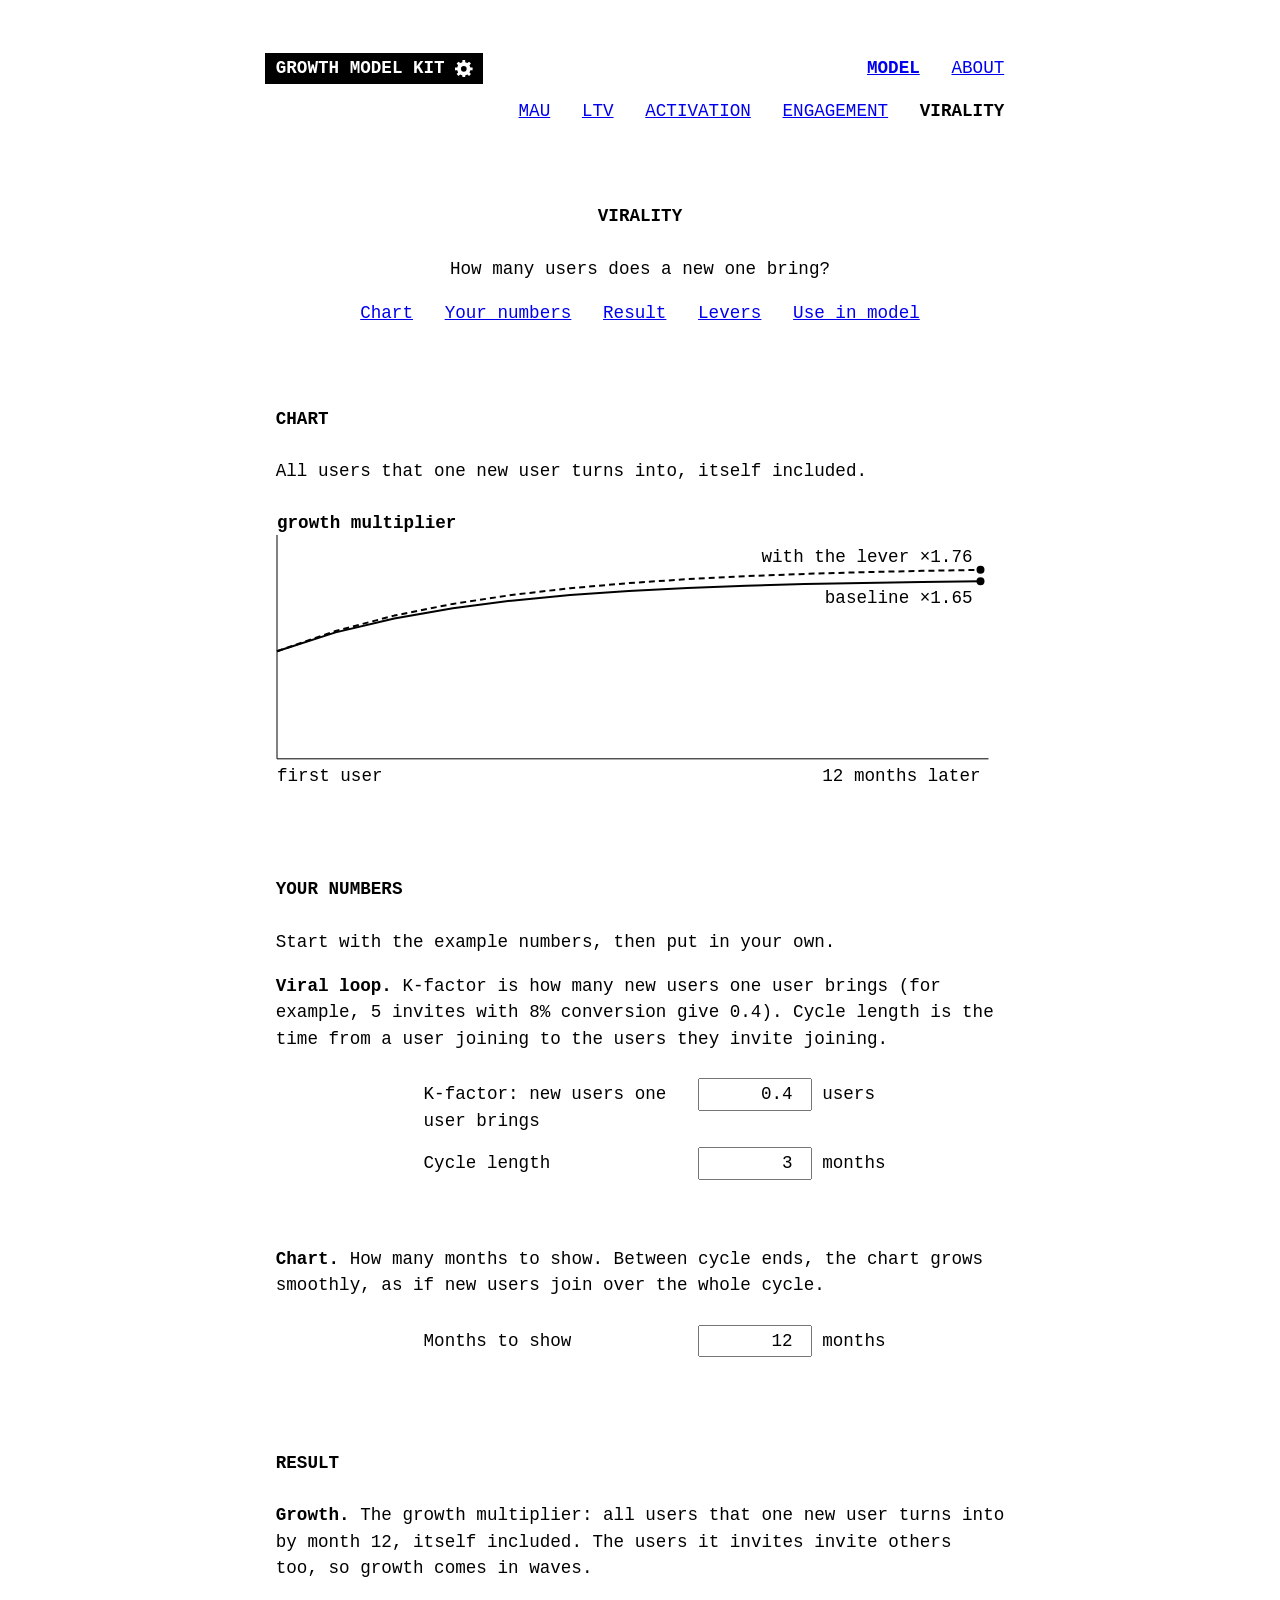
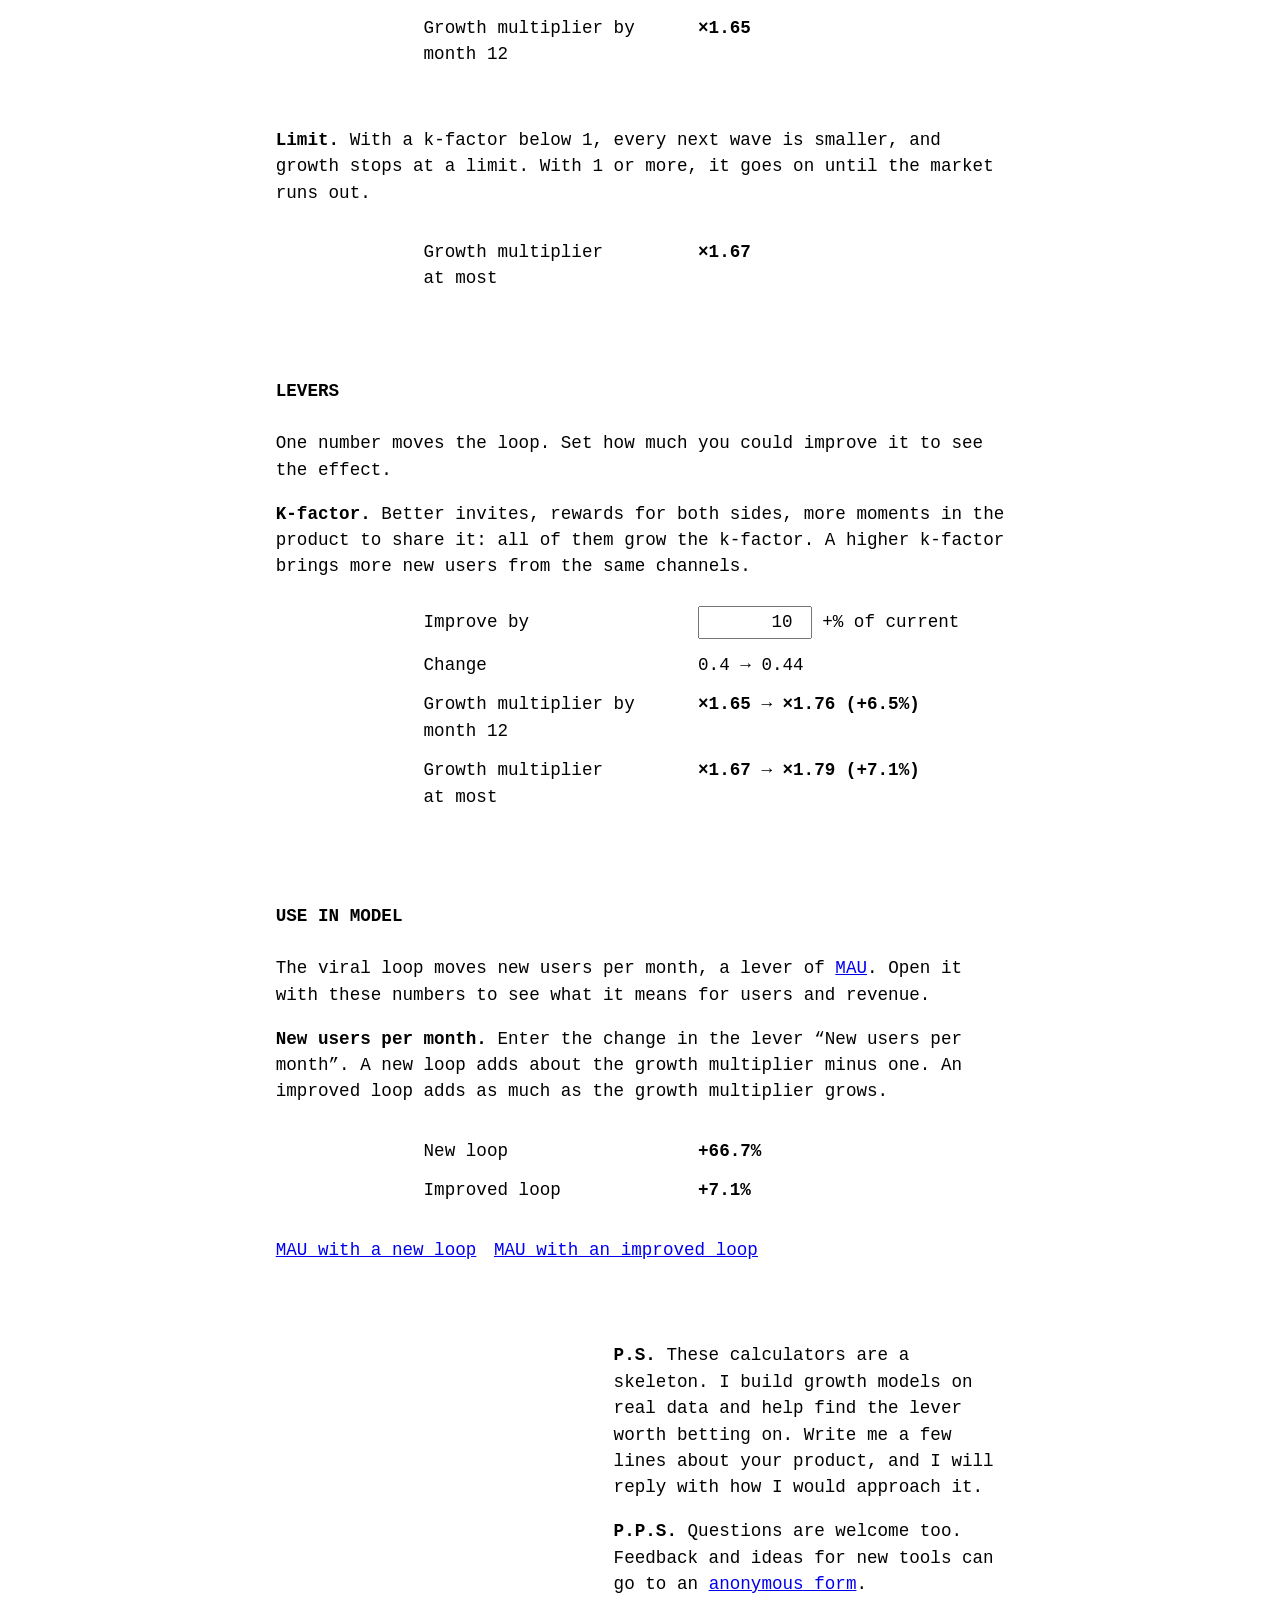
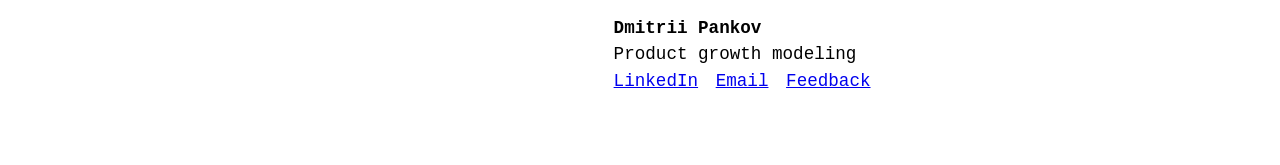
<file: model/virality/index.html>
<!DOCTYPE html>
<html lang="en">
<head>
    <meta charset="UTF-8">
    <meta name="viewport" content="width=device-width, initial-scale=1.0">
    <title>Viral coefficient (k-factor) calculator · Growth Model Kit</title>
    <meta name="description" content="How many users does a new one bring?">
    <link rel="canonical" href="https://growthmodelkit.com/model/virality/">
    <meta property="og:type" content="website">
    <meta property="og:site_name" content="Growth Model Kit">
    <meta property="og:title" content="Viral coefficient (k-factor) calculator">
    <meta property="og:description" content="How many users does a new one bring?">
    <meta property="og:url" content="https://growthmodelkit.com/model/virality/">
    <meta property="og:image" content="https://growthmodelkit.com/assets/img/og.png">
    <meta property="og:image:width" content="1200">
    <meta property="og:image:height" content="630">
    <meta property="og:image:alt" content="A person pushes a lever; gears and pulleys lift the retention curve. Find the lever that matters.">
    <meta name="twitter:card" content="summary_large_image">
    <link rel="icon" href="/assets/img/favicon.svg" type="image/svg+xml">
    <link rel="apple-touch-icon" href="/assets/img/apple-touch-icon.png">
    <link rel="stylesheet" href="/assets/css/book.css">
    <link rel="stylesheet" href="/assets/css/style.css">
    <script data-goatcounter="https://growthmodelkit.goatcounter.com/count" async src="https://gc.zgo.at/count.js"></script>
    <script type="application/ld+json">
    {"@context": "https://schema.org", "@graph": [
        {"@type": "WebSite", "@id": "https://growthmodelkit.com/#website", "url": "https://growthmodelkit.com/", "name": "Growth Model Kit", "description": "Simple calculators to find the levers of your product growth", "author": {"@id": "https://growthmodelkit.com/about/#person"}},
        {"@type": "Person", "@id": "https://growthmodelkit.com/about/#person", "name": "Dmitrii Pankov", "jobTitle": "Product growth modeling", "url": "https://growthmodelkit.com/about/", "image": "https://growthmodelkit.com/assets/img/dmitrii-pankov.jpg", "sameAs": ["https://www.linkedin.com/in/dmitriipankov"]},
        {"@type": "WebApplication", "name": "Viral coefficient (k-factor) calculator", "description": "How many users does a new one bring?", "url": "https://growthmodelkit.com/model/virality/", "applicationCategory": "BusinessApplication", "operatingSystem": "Any", "browserRequirements": "Requires JavaScript", "isAccessibleForFree": true, "offers": {"@type": "Offer", "price": "0", "priceCurrency": "USD"}, "author": {"@id": "https://growthmodelkit.com/about/#person"}, "isPartOf": {"@id": "https://growthmodelkit.com/#website"}}
    ]}
    </script>
</head>
<body>
    <header>
        <a href="/">Growth Model Kit <svg aria-hidden="true" viewBox="3.6 3.6 24.8 24.8" width="1em" height="1em" style="vertical-align: -0.23em"><path fill="currentColor" fill-rule="evenodd" d="M25.3 14.0L28.4 14.1L28.4 17.9L25.3 18.0L24.0 21.1L26.1 23.4L23.4 26.1L21.1 24.0L18.0 25.3L17.9 28.4L14.1 28.4L14.0 25.3L10.9 24.0L8.6 26.1L5.9 23.4L8.0 21.1L6.7 18.0L3.6 17.9L3.6 14.1L6.7 14.0L8.0 10.9L5.9 8.6L8.6 5.9L10.9 8.0L14.0 6.7L14.1 3.6L17.9 3.6L18.0 6.7L21.1 8.0L23.4 5.9L26.1 8.6L24.0 10.9Z M20 16A4 4 0 1 0 12 16A4 4 0 1 0 20 16Z"/></svg></a>
        <nav aria-label="Site">
            <ul>
                <li><a href="/model/" aria-current="true">Model</a></li>
                <li><a href="/about/">About</a></li>
            </ul>
        </nav>
        <nav aria-label="Tools">
            <ul>
                <li><a href="/model/mau/">MAU</a></li>
                <li><a href="/model/ltv/">LTV</a></li>
                <li><a href="/model/activation/">Activation</a></li>
                <li><a href="/model/engagement/">Engagement</a></li>
                <li><a href="/model/virality/" aria-current="page">Virality</a></li>
            </ul>
        </nav>
    </header>
    <main>
        <h1>Virality</h1>
        <p>How many users does a new one bring?</p>
        <nav aria-label="On this page">
            <ul>
                <li><a href="#chart">Chart</a></li>
                <li><a href="#your-numbers">Your numbers</a></li>
                <li><a href="#result">Result</a></li>
                <li><a href="#levers">Levers</a></li>
                <li><a href="#use-in-model">Use in model</a></li>
            </ul>
        </nav>
        <h2 id="chart">Chart</h2>
<figure class="chart" id="virality-chart" data-label="Users per one new user by month">
    <figcaption>All users that one new user turns into, itself included.</figcaption>
    <div class="chart-plot"></div>
</figure>

<h2 id="your-numbers">Your numbers</h2>
<p>Start with the example numbers, then put in your own.</p>
<form id="virality-form">
    <p><strong>Viral loop.</strong> K-factor is how many new users one user brings (for example, 5 invites with 8% conversion give 0.4). Cycle length is the time from a user joining to the users they invite joining.</p>
    <fieldset>
        <legend>Viral loop</legend>
        <p><label for="k">K-factor: new users one user brings</label> <input id="k" name="k" type="number" value="0.4" min="0" max="5" step="any" required> <small>users</small></p>
        <p><label for="c">Cycle length</label> <input id="c" name="c" type="number" value="3" min="0.25" max="24" step="any" required> <small>months</small></p>
    </fieldset>

    <p><strong>Chart.</strong> How many months to show. Between cycle ends, the chart grows smoothly, as if new users join over the whole cycle.</p>
    <fieldset>
        <legend>Chart</legend>
        <p><label for="h">Months to show</label> <input id="h" name="h" type="number" value="12" min="1" max="120" step="1" required> <small>months</small></p>
    </fieldset>

    <p hidden>Some values are out of range. Fix the marked fields to update the result.</p>
</form>

<h2 id="result">Result</h2>
<p><strong>Growth.</strong> The growth multiplier: all users that one new user turns into by month&nbsp;<span data-out="h">12</span>, itself included. The users it invites invite others too, so growth comes in waves.</p>
<table>
    <tr><th>Growth multiplier by month&nbsp;<span data-out="h">12</span></th><td data-out="multiplier">×1.65</td></tr>
</table>

<p><strong>Limit.</strong> With a k-factor below 1, every next wave is smaller, and growth stops at a limit. With 1 or more, it goes on until the market runs out.</p>
<table>
    <tr><th>Growth multiplier at&nbsp;most</th><td data-out="limit">×1.67</td></tr>
</table>

<h2 id="levers">Levers</h2>
<p>One number moves the loop. Set how much you could improve it to see the effect.</p>
<form id="levers-form">
    <p><strong>K-factor.</strong> Better invites, rewards for both sides, more moments in the product to share it: all of them grow the k-factor. A higher k-factor brings more new users from the same channels.</p>
    <fieldset>
        <legend>K-factor</legend>
        <p><label for="lk">Improve&nbsp;by</label> <input id="lk" name="lk" type="number" value="10" min="0" max="1000" step="any" required> <small>+%&nbsp;of&nbsp;current</small></p>
        <p><span>Change</span> <output data-out="lever-k">0.4 → 0.44</output></p>
        <p><span>Growth multiplier by month&nbsp;<span data-out="h">12</span></span> <strong data-out="effect-multiplier">×1.65 → ×1.76 (+6.5%)</strong></p>
        <p><span>Growth multiplier at&nbsp;most</span> <strong data-out="effect-limit">×1.67 → ×1.79 (+7.1%)</strong></p>
    </fieldset>

    <p hidden>Some values are out of range. Fix the marked fields to update the levers.</p>
</form>

<h2 id="use-in-model">Use in model</h2>
<p>The viral loop moves new users per month, a lever of <a href="/model/mau/">MAU</a>. Open it with these numbers to see what it means for users and revenue.</p>
<p><strong>New users per month.</strong> Enter the change in the lever “New users per month”. A new loop adds about the growth multiplier minus one. An improved loop adds as much as the growth multiplier grows.</p>
<table>
    <tr><th>New loop</th><td data-out="use-new">+66.7%</td></tr>
    <tr><th>Improved loop</th><td data-out="use-ln">+7.1%</td></tr>
</table>
<p><a id="mau-new-link" href="/model/mau/">MAU with a new loop</a>&emsp;<a id="mau-link" href="/model/mau/">MAU with an improved loop</a></p>

<script type="module" src="/assets/js/virality-page.js"></script>

    </main>
    <footer>
        <p><strong>P.S.</strong> These calculators are a skeleton. I build growth models on real data and help find the lever worth betting on. Write me a few lines about your product, and I will reply with how I would approach it.</p>
        <p><strong>P.P.S.</strong> Questions are welcome too. Feedback and ideas for new tools can go to an <a href="https://forms.gle/PQt7J9Cd67cTTXZp9" target="_blank" rel="noopener noreferrer">anonymous form</a>.</p>
        <p><strong>Dmitrii Pankov</strong><br>Product growth modeling<br><a href="https://www.linkedin.com/in/dmitriipankov" target="_blank" rel="noopener noreferrer">LinkedIn</a>&emsp;<a href="mailto:dmitrii.pankov.am@gmail.com">Email</a>&emsp;<a href="https://forms.gle/PQt7J9Cd67cTTXZp9" target="_blank" rel="noopener noreferrer">Feedback</a></p>
    </footer>
</body>
</html>
</file>
<file: assets/css/book.css>
/* Site styles, after a typewritten page (a White House press release of
   1961): one typewriter font at one size, the system colours of the browser,
   a sheet 64 characters wide. Emphasis by capitals and bold only; levels by
   place on the sheet: header at the edges, the page title centred, values
   and the signature at tab stops. Classless: rules are on tags. Charts have
   their own rules in style.css. */

:root {
    /* Tab stop in the middle of the sheet: values of tables, the signature */
    --middle: 32ch;
    /* Columns of a form: the group name, the field name; inputs after them */
    --group: 14ch;
    --field: 24ch;
}

/* The sheet: 64 characters of the typewriter font, in the middle of the
   window */
body {
    max-width: calc(64ch + 2 * 1.5em);
    margin: 0 auto;
    padding: 3em 1.5em;
    font-family: "Courier New", Courier, monospace;
    /* 16px on a phone, up to 18px on a wide screen */
    font-size: clamp(1rem, 0.9rem + 0.25vw, 1.125rem);
    line-height: 1.5;
}

/* One font at one size for all text, inputs and units too */
h1,
h2,
legend,
th,
td,
small {
    font-size: 1em;
}

/* Numbers in inputs to the right, like figures in a column */
input {
    font: inherit;
    text-align: right;
}

/* Header, like the top line of a release: the site name on the left, the
   sections of the site on the right, in capitals */
header {
    display: flex;
    flex-wrap: wrap;
    justify-content: space-between;
    align-items: baseline;
    gap: 0 3ch;
    text-transform: uppercase;
}

header ul,
main > nav ul {
    display: flex;
    flex-wrap: wrap;
    gap: 0 3ch;
    margin: 0;
    padding: 0;
    list-style: none;
}

/* The site name as a label: the page colours swapped (system colours, so
   it follows the browser), square, like a typewriter tab. Not a link to the
   eye, though it leads home. The negative margin lines up its text, not the
   box, with the text below */
header > a:first-child {
    margin-left: -1ch;
    padding: 0.15em 1ch;
    background: CanvasText;
    color: Canvas;
    font-weight: bold;
    text-decoration: none;
}

/* Sections of the page: one line under the centred description, centred too */
main > nav ul {
    justify-content: center;
}

/* The tools: a second line of the header, at the right edge under the
   site sections */
header nav[aria-label="Tools"] {
    flex-basis: 100%;
    margin-top: 0.75em;
}

header nav[aria-label="Tools"] ul {
    justify-content: flex-end;
}

/* The current page in a menu: bold, not a link; its section in the site
   menu (Tools on a tool page): a bold link */
a[aria-current="page"] {
    color: inherit;
    font-weight: bold;
    text-decoration: none;
}

a[aria-current="true"] {
    font-weight: bold;
}

/* Page title: centred bold capitals, the description under it centred */
h1 {
    margin: 4.5em 0 1.5em;
    text-align: center;
    text-transform: uppercase;
}

h1 + p {
    text-align: center;
}

/* Section headings: bold capitals on the left */
h2 {
    margin: 4.5em 0 1.5em;
    text-transform: uppercase;
}

/* A dash for list items, as on a typewriter */
ul {
    list-style-type: "- ";
}

/* Forms as a table of three columns: the group name (once, by its first
   field), the field name, the input with its unit next to it. No box
   around a group. A legend taken out of the flow is an ordinary box, not
   the caption in the border, so it can stand in the first column */
fieldset {
    position: relative;
    margin: 1.5em 0 0;
    padding: 0 0 0 var(--group);
    border: 0;
}

legend {
    position: absolute;
    top: 0;
    left: 0;
    width: calc(var(--group) - 2ch);
    padding: 0;
    text-transform: uppercase;
}

fieldset > p {
    display: flex;
    flex-wrap: wrap;
    align-items: baseline;
    column-gap: 1ch;
    margin: 0 0 0.75em;
}

fieldset > p > :first-child {
    width: var(--field);
    margin-right: 1ch;
}

fieldset input {
    width: 10ch;
}

/* Pairs of a paragraph that names a group with its first bold words, and
   the group right under it: a short form or table. The legend stays for
   screen readers only, the rows keep their tab stop. Pairs are set apart
   by two blank lines */
p:has(> strong:first-child) + fieldset > legend {
    position: absolute;
    width: 1px;
    height: 1px;
    overflow: hidden;
    clip-path: inset(50%);
    white-space: nowrap;
}

:is(fieldset, table) + p:has(> strong:first-child) {
    margin-top: 3em;
}

/* A table in a pair stands like a form group: from the group tab stop,
   values at the same tab stop as the inputs */
p:has(> strong:first-child) + table {
    margin-left: var(--group);
}

p:has(> strong:first-child) + table th {
    width: var(--field);
}

@media screen and (max-width: 44em) {
    p:has(> strong:first-child) + table {
        margin-left: 0;
    }

    p:has(> strong:first-child) + table th {
        width: auto;
    }
}

/* Narrow screens: no room for three columns, the group name goes over its
   fields and the input under the field name */
@media screen and (max-width: 44em) {
    fieldset {
        padding-left: 0;
    }

    legend {
        position: static;
        width: auto;
        margin-bottom: 0.75em;
    }

    fieldset > p > :first-child {
        width: 100%;
    }
}

/* A table: values at a tab stop in the middle of the sheet */
th {
    font-weight: normal;
    text-align: left;
    vertical-align: top;
}

/* Tables of results: an empty line before and after (the browser has
   none), labels plain, values bold, so the eye goes down the values; a
   note after a value, like "(+55.5% vs now)", is plain again */
table {
    margin: 1.5em 0;
    border-collapse: collapse;
}

td {
    font-weight: bold;
    vertical-align: top;
}

td > span + span {
    font-weight: normal;
}

/* Half an empty line between the rows of a table */
th,
td {
    padding: 0.375em 0;
}

/* The tab stop is in the middle of the sheet, the same in every table:
   a long label wraps */
th {
    width: var(--middle);
    padding-right: 2ch;
}

/* Narrow screens: no room for the tab stop, the value goes under its label */
@media screen and (max-width: 44em) {
    tr,
    th,
    td {
        display: block;
    }

    th {
        padding-bottom: 0;
    }

    td {
        padding-top: 0;
    }

    tr + tr {
        margin-top: 0.75em;
    }
}

/* A typed diagram: in the page font and size, scrolls by itself on a
   screen narrower than it */
pre {
    margin: 1.5em 0;
    font: inherit;
    line-height: 1.25;
    overflow-x: auto;
}

/* A chart: on the sheet edge to edge, no indent; a blank line between its
   caption and the chart, whose name is bold (drawn in the SVG) */
figure:has(.chart-plot) {
    margin: 1.5em 0;
}

figure:has(.chart-plot) > figcaption {
    margin-bottom: 1.5em;
}

/* The author on About: the photo with the signature next to it, together
   in the middle of the sheet; on a phone the signature goes under the photo */
figure:has(> img) {
    display: flex;
    flex-wrap: wrap;
    justify-content: center;
    align-items: center;
    gap: 1.5em 3ch;
    margin: 3em 0;
}

figure > img {
    display: block;
}

/* Footer: a P.S. and the signature, like the end of a typed letter; the
   whole footer starts from the middle of the sheet */
footer {
    margin-top: 4.5em;
    margin-left: min(var(--middle), 50%);
}

/* Narrow screens: the footer without its indent, the tools row from the left edge */
@media screen and (max-width: 44em) {
    footer {
        margin-left: 0;
    }

    header nav[aria-label="Tools"] ul {
        justify-content: flex-start;
    }
}
</file>
<file: assets/css/style.css>
/* The site has no styles but these: the browser shows plain HTML. The
   rules below are only what the charts drawn by assets/js/chart.js and
   stacked.js need to work: the colours they draw with, room for the tooltip,
   the SVG as wide as the page. */

:root {
    --ink: #000;
    --paper: #fff;
    --muted: #555;
}

.chart-plot {
    position: relative;
}

.chart-plot svg {
    display: block;
    width: 100%;
    height: auto;
    overflow: visible;
}

.chart-cross {
    stroke: var(--muted);
}

.chart-dot {
    fill: var(--ink);
    stroke: var(--paper);
    stroke-width: 2;
}

.chart-hit {
    fill: transparent;
    touch-action: pan-y;
}

.chart-tooltip {
    position: absolute;
    pointer-events: none;
    background: var(--paper);
    border: 1px solid var(--ink);
    padding: 0.5em 0.75em;
    white-space: nowrap;
}

.chart-tooltip-title {
    color: var(--muted);
}
</file>
